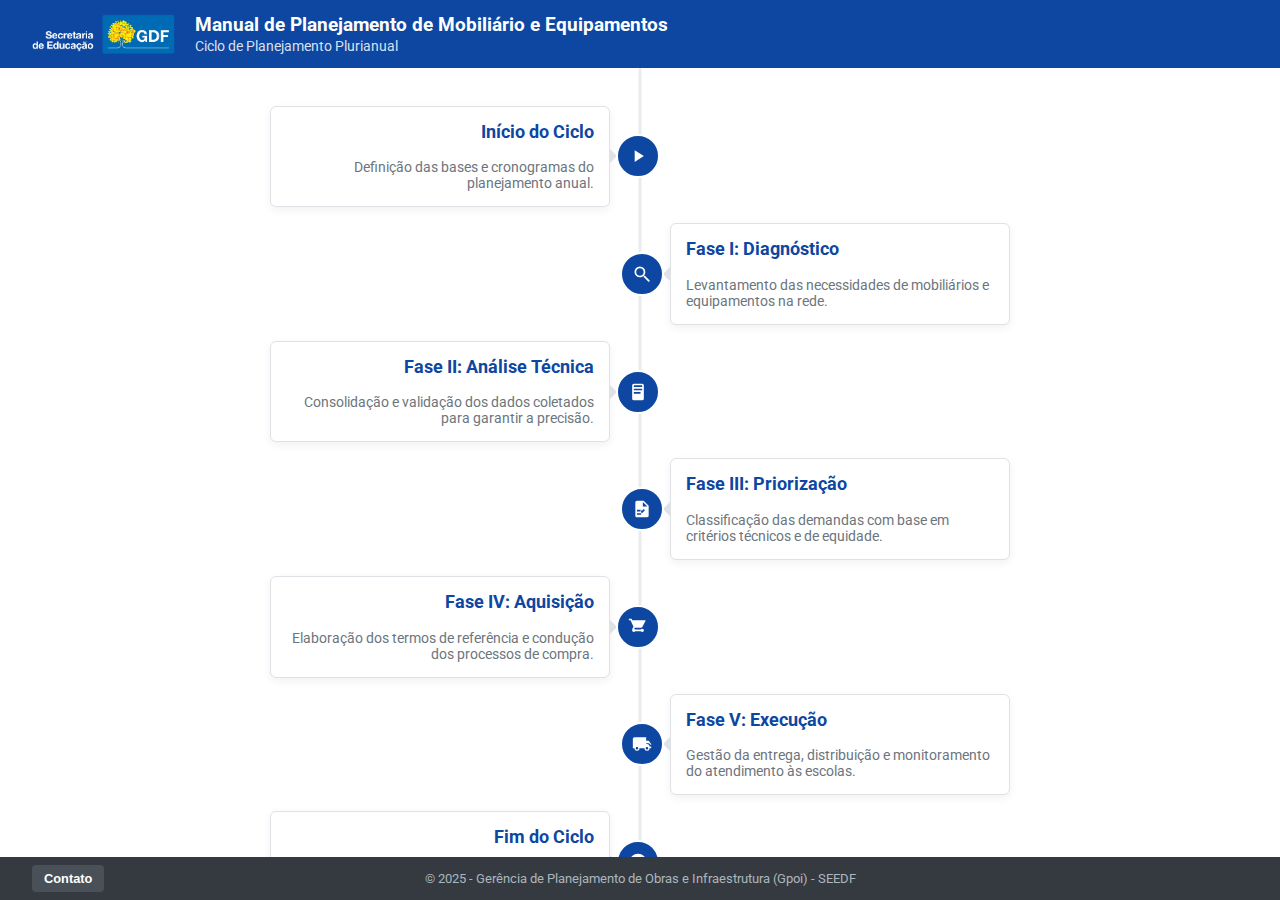
<file: index.html>
<!DOCTYPE html>
<html lang="pt-br">
<head>
    <meta charset="UTF-8">
    <meta name="viewport" content="width=device-width, initial-scale=1.0">
    <title>Manual de Planejamento - SEEDF</title>
    <link rel="stylesheet" href="assets/style.css">
</head>
<body>
    <div class="page-container">
        <header>
            <img src="logo_seedf.png" alt="Logo da Secretaria de Educação do DF" class="header-logo">
            <div class="header-titles">
                <h1>Manual de Planejamento de Mobiliário e Equipamentos</h1>
                <h2>Ciclo de Planejamento Plurianual</h2>
            </div>
        </header>

        <main>
    	<div class="timeline-container">

            <div id="step1" class="timeline-item">
                <div class="timeline-icon">
                    <svg viewBox="0 0 24 24"><path d="M8,5.14V19.14L19,12.14L8,5.14Z" /></svg>
                </div>
                <div class="timeline-content">
                    <h3>Início do Ciclo</h3>
                    <p>Definição das bases e cronogramas do planejamento anual.</p>
                </div>
            </div>

            <div id="step2" class="timeline-item">
                <div class="timeline-icon">
                    <svg viewBox="0 0 24 24"><path d="M9.5,3A6.5,6.5 0 0,1 16,9.5C16,11.11 15.41,12.59 14.44,13.73L14.71,14H15.5L21.5,20L20,21.5L14,15.5V14.71L13.73,14.44C12.59,15.41 11.11,16 9.5,16A6.5,6.5 0 0,1 3,9.5A6.5,6.5 0 0,1 9.5,3M9.5,5C7,5 5,7 5,9.5C5,12 7,14 9.5,14C12,14 14,12 14,9.5C14,7 12,5 9.5,5Z" /></svg>
                </div>
                <div class="timeline-content">
                    <h3>Fase I: Diagnóstico</h3>
                    <p>Levantamento das necessidades de mobiliários e equipamentos na rede.</p>
                </div>
            </div>
            
            <div id="step3" class="timeline-item">
                <div class="timeline-icon">
                     <svg viewBox="0 0 24 24"><path d="M7,2H17A2,2 0 0,1 19,4V20A2,2 0 0,1 17,22H7A2,2 0 0,1 5,20V4A2,2 0 0,1 7,2M7,4V6H17V4H7M7,8V10H17V8H7M7,12V14H15V12H7Z" /></svg>
                </div>
                <div class="timeline-content">
                    <h3>Fase II: Análise Técnica</h3>
                    <p>Consolidação e validação dos dados coletados para garantir a precisão.</p>
                </div>
            </div>

            <div id="step4" class="timeline-item">
                <div class="timeline-icon">
                    <svg viewBox="0 0 24 24"><path d="M13,9H18.5L13,3.5V9M6,2H14L20,8V20A2,2 0 0,1 18,22H6C4.89,22 4,21.1 4,20V4C4,2.89 4.89,2 6,2M11,15V13H6V15H11M11,19V17H6V19H11M15.5,13.5L14.08,12.08L12,14.17L10.92,13.08L9.5,14.5L12,17L15.5,13.5Z" /></svg>
                </div>
                <div class="timeline-content">
                    <h3>Fase III: Priorização</h3>
                    <p>Classificação das demandas com base em critérios técnicos e de equidade.</p>
                </div>
            </div>

            <div id="step5" class="timeline-item">
                <div class="timeline-icon">
                    <svg viewBox="0 0 24 24"><path d="M7,18C8.1,18 9,17.1 9,16C9,14.9 8.1,14 7,14C5.9,14 5,14.9 5,16C5,17.1 5.9,18 7,18M17,18C18.1,18 19,17.1 19,16C19,14.9 18.1,14 17,14C15.9,14 15,14.9 15,16C15,17.1 15.9,18 17,18M1,2V4H3L6.6,11.6L5.2,14C5.1,14.3 5,14.6 5,15A2,2 0 0,0 7,17H19V15H7.4C7.3,14.7 7.3,14.4 7.5,14L8.1,13H15.5C16.3,13 16.9,12.6 17.2,12L21.1,4.6C21.3,4.3 21.3,4 21,4H5.2L4.3,2H1Z" /></svg>
                </div>
                <div class="timeline-content">
                    <h3>Fase IV: Aquisição</h3>
                    <p>Elaboração dos termos de referência e condução dos processos de compra.</p>
                </div>
            </div>

            <div id="step6" class="timeline-item">
                <div class="timeline-icon">
                    <svg viewBox="0 0 24 24"><path d="M20,8H17V4H3C1.9,4 1,4.9 1,6V17H3A3,3 0 0,0 6,20A3,3 0 0,0 9,17H15A3,3 0 0,0 18,20A3,3 0 0,0 21,17H23V12L20,8M6,18.5C5.17,18.5 4.5,17.83 4.5,17C4.5,16.17 5.17,15.5 6,15.5C6.83,15.5 7.5,16.17 7.5,17C7.5,17.83 6.83,18.5 6,18.5M18,18.5C17.17,18.5 16.5,17.83 16.5,17C16.5,16.17 17.17,15.5 18,15.5C18.83,15.5 19.5,16.17 19.5,17C19.5,17.83 18.83,18.5 18,18.5M17,11H20.5L23,13.5V15H21A3,3 0 0,0 18,12H17V11Z" /></svg>
                </div>
                <div class="timeline-content">
                    <h3>Fase V: Execução</h3>
                    <p>Gestão da entrega, distribuição e monitoramento do atendimento às escolas.</p>
                </div>
            </div>

             <div id="step7" class="timeline-item">
                <div class="timeline-icon">
                    <svg viewBox="0 0 24 24"><path d="M12,2A10,10 0 0,0 2,12A10,10 0 0,0 12,22A10,10 0 0,0 22,12A10,10 0 0,0 12,2M11,16.5L6.5,12L7.91,10.59L11,13.67L16.59,8.09L18,9.5L11,16.5Z" /></svg>
                </div>
                <div class="timeline-content">
                    <h3>Fim do Ciclo</h3>
                    <p>Conclusão do processo e retroalimentação para o ciclo seguinte.</p>
                </div>
            </div>
        </main>
        
        <footer>
            <div class="footer-left">
                <button id="contact-btn" class="btn-contact">Contato</button>
            </div>
            <div class="footer-center">
                <p>&copy; 2025 - Gerência de Planejamento de Obras e Infraestrutura (Gpoi) - SEEDF</p>
            </div>
            <div class="footer-right"></div>
        </footer>
    </div>

    <div id="modal" class="modal-overlay">
        <div class="modal-content">
            <h2 id="modal-title">Título da Etapa</h2>
            <p id="modal-description"></p>
            <div class="modal-buttons">
                <button id="modal-close" class="btn btn-secondary">Fechar</button>
                <button id="modal-details-btn" class="btn btn-primary">Ver Fluxo Detalhado</button>
            </div>
        </div>
    </div>

    <div id="contact-modal" class="modal-overlay">
        <div class="modal-content">
            <h2 id="contact-modal-title">Contato - Gpoi/Suplav</h2>
            <div class="contact-info">
                <div class="contact-item">
                    <svg class="contact-icon" viewBox="0 0 24 24"><path d="M12,2C8.14,2 5,5.14 5,9C5,14.25 12,22 12,22C12,22 19,14.25 19,9C19,5.14 15.86,2 12,2M12,11.5A2.5,2.5 0 0,1 9.5,9A2.5,2.5 0 0,1 12,6.5A2.5,2.5 0 0,1 14.5,9A2.5,2.5 0 0,1 12,11.5Z" /></svg>
                    <span class="contact-text">Shopping ID, SCN, Quadra 06, Conjunto 'A', Edifício Venâncio 3.000, Bloco 'B', 8º Andar. Brasília - DF. CEP 70.297-400.</span>
                </div>
                <div class="contact-item">
                     <svg class="contact-icon" viewBox="0 0 24 24"><path d="M12.04,2C6.58,2 2.13,6.45 2.13,11.91C2.13,13.66 2.59,15.33 3.4,16.81L2.1,21.9L7.29,20.59C8.75,21.36 10.37,21.8 12.04,21.8C17.5,21.8 21.95,17.35 21.95,11.9C21.95,6.45 17.5,2 12.04,2M9.23,7.56C9,7.56 8.79,7.66 8.62,7.94C8.45,8.22 7.91,8.83 7.91,9.9C7.91,10.97 8.63,11.98 8.77,12.16C8.91,12.34 10.4,14.68 12.7,15.6C14.62,16.37 15.2,16.34 15.69,16.3C16.14,16.26 16.9,15.75 17.07,15.17C17.24,14.59 17.24,14.08 17.17,13.98C17.1,13.88 16.93,13.81 16.65,13.67C16.37,13.53 15.09,12.9 14.86,12.81C14.63,12.72 14.46,12.67 14.29,12.94C14.12,13.22 13.64,13.81 13.5,13.98C13.36,14.16 13.22,14.18 12.94,14.04C12.66,13.9 11.79,13.6 10.7,12.66C9.82,11.91 9.3,11.14 9.16,10.87C9.02,10.59 9.15,10.45 9.29,10.31C9.41,10.19 9.56,10 9.73,9.85C9.9,9.7 10.03,9.54 10.17,9.36C10.31,9.18 10.24,9.02 10.17,8.87C10.1,8.73 9.68,7.66 9.5,7.56Z" /></svg>
                    <a href="https://api.whatsapp.com/send/?phone=556133182195&text&type=phone_number&app_absent=0" target="_blank" class="contact-text">3318-2195 (WhatsApp)</a>
                </div>
                <div class="contact-item">
                    <svg class="contact-icon" viewBox="0 0 24 24"><path d="M22,6C22,4.89 21.1,4 20,4H4C2.9,4 2,4.89 2,6V18C2,19.1 2.9,20 4,20H20C21.1,20 22,19.1 22,18V6M20,6L12,11L4,6H20M20,18H4V8L12,13L20,8V18Z" /></svg>
                    <a href="mailto:gpoi.suplav@se.df.gov.br" class="contact-text">gpoi.suplav@se.df.gov.br</a>
                </div>
            </div>
            <div class="modal-buttons">
                <button id="contact-modal-close" class="btn btn-secondary">Fechar</button>
            </div>
        </div>
    </div>

    <script src="assets/script.js"></script>
</body>
</html>
</file>
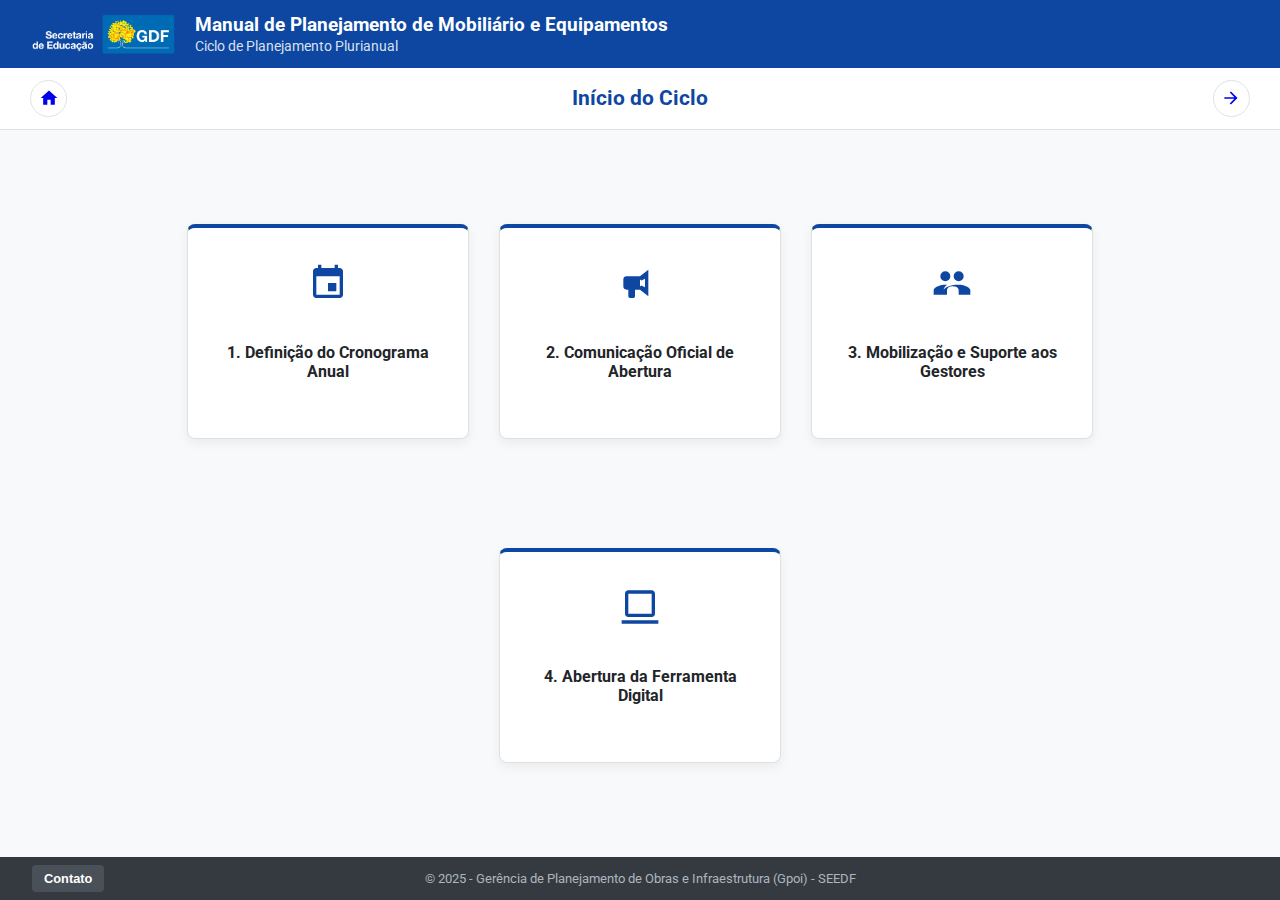
<file: fases/fase1.html>
<!DOCTYPE html>
<html lang="pt-br">
<head>
    <meta charset="UTF-8">
    <meta name="viewport" content="width=device-width, initial-scale=1.0">
    <title>Detalhes: Início do Ciclo - Manual de Planejamento</title>
    <link rel="stylesheet" href="../assets/style.css">
</head>
<body>
    <div class="page-container">
        <header>
            <img src="../logo_seedf.png" alt="Logo da Secretaria de Educação do DF" class="header-logo">
            <div class="header-titles">
                <h1>Manual de Planejamento de Mobiliário e Equipamentos</h1>
                <h2>Ciclo de Planejamento Plurianual</h2>
            </div>
        </header>

        <main>
            <div class="detail-page-body">
                <div class="detail-header">
                    <div class="nav-group left">
                        <a href="../index.html" class="nav-btn" title="Ir para o Início">
                            <svg viewBox="0 0 24 24"><path fill="currentColor" d="M10,20V14H14V20H19V12H22L12,3L2,12H5V20H10Z" /></svg>
                        </a>
                    </div>
                    <h1 class="detail-title">Início do Ciclo</h1>
                    <div class="nav-group right">
                        <a href="fase2.html" class="nav-btn" title="Próxima Etapa">
                            <svg viewBox="0 0 24 24"><path fill="currentColor" d="M4,11V13H16L10.5,18.5L11.92,19.92L19.84,12L11.92,4.08L10.5,5.5L16,11H4Z" /></svg>
                        </a>
                    </div>
                </div>

                <div class="detail-flowchart-container">
                    <div class="process-card" 
                         data-title="1. Definição do Cronograma Anual"
                         data-description="<strong>Ator Principal:</strong> Suplav/Gpoi<br><br><strong>Ação:</strong> No início do ano anterior à aquisição (Ano Y-1), a Gpoi estabelece e publiciza as datas específicas para cada fase do ciclo de planejamento.<br><br><strong>Observação:</strong> Este cronograma é estratégico para que as fases de diagnóstico, análise e priorização sejam concluídas até o final do primeiro semestre, gerando a lista de necessidades que subsidiará a PLOA do ano seguinte.">
                        <div class="card-icon"><svg viewBox="0 0 24 24"><path fill="currentColor" d="M19,19H5V8H19M16,1V3H8V1H6V3H5C3.89,3 3,3.89 3,5V19C3,20.1 3.9,21 5,21H19C20.1,21 21,20.1 21,19V5C21,3.89 20.1,3 19,3H18V1M17,12H12V17H17V12Z" /></svg></div>
                        <h4 class="card-title">1. Definição do Cronograma Anual</h4>
                    </div>
                    
                    <div class="process-card"
                         data-title="2. Comunicação Oficial de Abertura do Ciclo"
                         data-description="<strong>Ator Principal:</strong> Suplav/Gpoi<br><br><strong>Ação:</strong> A Gpoi formaliza o início do ciclo de 'Mapeamento das Demandas Reais' por meio de um Memorando Circular enviado a todas as unidades da rede de ensino.<br><br><strong>Destinatários:</strong> Todas as Instituições Educacionais Públicas (IEPs), Coordenações Regionais de Ensino (CREs) e outras unidades orgânicas.">
                        <div class="card-icon"><svg viewBox="0 0 24 24"><path fill="currentColor" d="M12,8H4A2,2 0 0,0 2,10V14A2,2 0 0,0 4,16H5V20A1,1 0 0,0 6,21H8A1,1 0 0,0 9,20V16H12L17,20V4L12,8M15,14.6L12.9,13.5L12,14.1V9.9L12.9,10.5L15,9.4V14.6Z" /></svg></div>
                        <h4 class="card-title">2. Comunicação Oficial de Abertura</h4>
                    </div>
                    
                    <div class="process-card"
                         data-title="3. Mobilização e Suporte aos Gestores"
                         data-description="<strong>Ator Principal:</strong> Suplav/Gpoi, em articulação com as CREs.<br><br><strong>Ação:</strong> Imediatamente após a comunicação oficial, a Gpoi ativa uma robusta estratégia de comunicação e suporte. Isso inclui:<br>• Reuniões com as CREs<br>• Disponibilização de Vídeos Tutoriais<br>• Realização de Lives<br>• Criação de Canais de Comunicação Ágil<br>• Atendimento Direto">
                         <div class="card-icon"><svg viewBox="0 0 24 24"><path fill="currentColor" d="M16,13C15.71,13 15.38,13 15.03,13.05C16.19,13.89 17,15 17,16.5V19H23V16.5C23,14.17 18.33,13 16,13M15,13C13,13 7,14.17 7,16.5V19H1V16.5C1,14.17 5.67,13 8,13C8.33,13 8.67,13 9,13.05C7.81,13.89 7,15 7,16.5V19H9V16.5C9,15.67 9.33,15 10,14.5C10.67,14.17 11.5,14 12.5,14C13.5,14 14.33,14.17 15,14.5C15.67,15 16,15.67 16,16.5V19H18V16.5C18,15 17.19,13.89 16,13.05C15.62,13 15.29,13 15,13M8,11A3,3 0 0,0 11,8A3,3 0 0,0 8,5A3,3 0 0,0 5,8A3,3 0 0,0 8,11M16,11A3,3 0 0,0 19,8A3,3 0 0,0 16,5A3,3 0 0,0 13,8A3,3 0 0,0 16,11Z" /></svg></div>
                        <h4 class="card-title">3. Mobilização e Suporte aos Gestores</h4>
                    </div>

                    <div class="process-card"
                         data-title="4. Abertura da Ferramenta Digital de Coleta"
                         data-description="<strong>Ator Principal:</strong> Suplav/Gpoi<br><br><strong>Ação:</strong> A ferramenta digital 'Levantamento de Necessidades de Mobiliários e Equipamentos' é oficialmente aberta para que os gestores das IEPs possam iniciar o registro de suas demandas.<br><br><strong>Resultado Esperado:</strong> O ciclo está formalmente iniciado, e o sistema está pronto para receber os dados que darão início à Fase I (Diagnóstico).">
                         <div class="card-icon"><svg viewBox="0 0 24 24"><path fill="currentColor" d="M21,16V4C21,2.89 20.1,2 19,2H5C3.89,2 3,2.89 3,4V16C3,17.1 3.9,18 5,18H19C20.1,18 21,17.1 21,16M19,4V16H5V4H19M1,20H23V22H1V20Z" /></svg></div>
                        <h4 class="card-title">4. Abertura da Ferramenta Digital</h4>
                    </div>
                </div>
            </div>
        </main>
        
        <div id="detail-modal" class="modal-overlay">
            <div class="modal-content">
                <h2 id="detail-modal-title">Título da Etapa</h2>
                <p id="detail-modal-description" style="white-space: pre-wrap;"></p>
                <div class="modal-buttons">
                    <button id="detail-modal-close" class="btn btn-secondary">Fechar</button>
                </div>
            </div>
        </div>

        <footer>
            <div class="footer-left">
                <button id="contact-btn" class="btn-contact">Contato</button>
            </div>
            <div class="footer-center">
                <p>&copy; 2025 - Gerência de Planejamento de Obras e Infraestrutura (Gpoi) - SEEDF</p>
            </div>
            <div class="footer-right"></div>
        </footer>
    </div>
    
    <div id="contact-modal" class="modal-overlay">
         <div class="modal-content">
            <h2 id="contact-modal-title">Contato - Gpoi/Suplav</h2>
            <div class="contact-info">
                <div class="contact-item">
                    <svg class="contact-icon" viewBox="0 0 24 24"><path d="M12,2C8.14,2 5,5.14 5,9C5,14.25 12,22 12,22C12,22 19,14.25 19,9C19,5.14 15.86,2 12,2M12,11.5A2.5,2.5 0 0,1 9.5,9A2.5,2.5 0 0,1 12,6.5A2.5,2.5 0 0,1 14.5,9A2.5,2.5 0 0,1 12,11.5Z" /></svg>
                    <span class="contact-text">Shopping ID, SCN, Quadra 06, Conjunto 'A', Edifício Venâncio 3.000, Bloco 'B', 8º Andar. Brasília - DF. CEP 70.297-400.</span>
                </div>
                <div class="contact-item">
                     <svg class="contact-icon" viewBox="0 0 24 24"><path d="M12.04,2C6.58,2 2.13,6.45 2.13,11.91C2.13,13.66 2.59,15.33 3.4,16.81L2.1,21.9L7.29,20.59C8.75,21.36 10.37,21.8 12.04,21.8C17.5,21.8 21.95,17.35 21.95,11.9C21.95,6.45 17.5,2 12.04,2M9.23,7.56C9,7.56 8.79,7.66 8.62,7.94C8.45,8.22 7.91,8.83 7.91,9.9C7.91,10.97 8.63,11.98 8.77,12.16C8.91,12.34 10.4,14.68 12.7,15.6C14.62,16.37 15.2,16.34 15.69,16.3C16.14,16.26 16.9,15.75 17.07,15.17C17.24,14.59 17.24,14.08 17.17,13.98C17.1,13.88 16.93,13.81 16.65,13.67C16.37,13.53 15.09,12.9 14.86,12.81C14.63,12.72 14.46,12.67 14.29,12.94C14.12,13.22 13.64,13.81 13.5,13.98C13.36,14.16 13.22,14.18 12.94,14.04C12.66,13.9 11.79,13.6 10.7,12.66C9.82,11.91 9.3,11.14 9.16,10.87C9.02,10.59 9.15,10.45 9.29,10.31C9.41,10.19 9.56,10 9.73,9.85C9.9,9.7 10.03,9.54 10.17,9.36C10.31,9.18 10.24,9.92 10.17,8.87C10.1,8.73 9.68,7.66 9.5,7.56Z" /></svg>
                    <a href="https://api.whatsapp.com/send/?phone=556133182195&text&type=phone_number&app_absent=0" target="_blank" class="contact-text">3318-2195 (WhatsApp)</a>
                </div>
                <div class="contact-item">
                    <svg class="contact-icon" viewBox="0 0 24 24"><path d="M22,6C22,4.89 21.1,4 20,4H4C2.9,4 2,4.89 2,6V18C2,19.1 2.9,20 4,20H20C21.1,20 22,19.1 22,18V6M20,6L12,11L4,6H20M20,18H4V8L12,13L20,8V18Z" /></svg>
                    <a href="mailto:gpoi.suplav@se.df.gov.br" class="contact-text">gpoi.suplav@se.df.gov.br</a>
                </div>
            </div>
            <div class="modal-buttons">
                <button id="contact-modal-close" class="btn btn-secondary">Fechar</button>
            </div>
         </div>
    </div>

    <script src="../assets/script.js"></script>
</body>
</html>
</file>
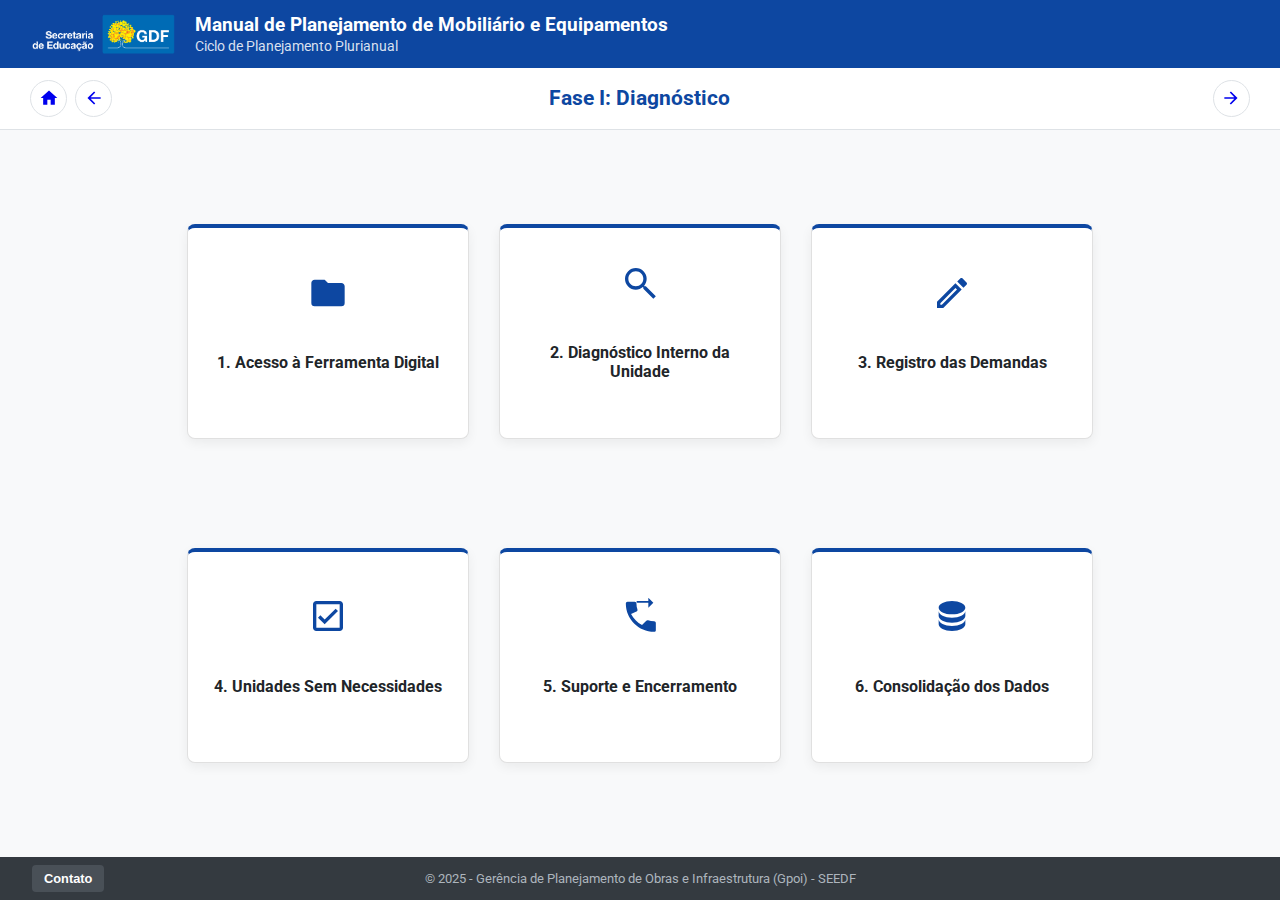
<file: fases/fase2.html>
<!DOCTYPE html>
<html lang="pt-br">
<head>
    <meta charset="UTF-8">
    <meta name="viewport" content="width=device-width, initial-scale=1.0">
    <title>Fase I: Detalhes - Manual de Planejamento</title>
    <link rel="stylesheet" href="../assets/style.css">
</head>
<body>
    <div class="page-container">
        <header>
            <img src="../logo_seedf.png" alt="Logo da Secretaria de Educação do DF" class="header-logo">
            <div class="header-titles">
                <h1>Manual de Planejamento de Mobiliário e Equipamentos</h1>
                <h2>Ciclo de Planejamento Plurianual</h2>
            </div>
        </header>

        <main class="detail-page-body">
            <div class="detail-header">
                <div class="nav-group left">
                    <a href="../index.html" class="nav-btn" title="Ir para o Início">
                        <svg viewBox="0 0 24 24"><path fill="currentColor" d="M10,20V14H14V20H19V12H22L12,3L2,12H5V20H10Z" /></svg>
                    </a>
                    <a href="fase1.html" class="nav-btn" title="Etapa Anterior">
                        <svg viewBox="0 0 24 24"><path fill="currentColor" d="M20,11V13H8L13.5,18.5L12.08,19.92L4.16,12L12.08,4.08L13.5,5.5L8,11H20Z" /></svg>
                    </a>
                </div>
                <h1 class="detail-title">Fase I: Diagnóstico</h1>
                <div class="nav-group right">
                    <a href="fase3.html" class="nav-btn" title="Próxima Etapa">
                        <svg viewBox="0 0 24 24"><path fill="currentColor" d="M4,11V13H16L10.5,18.5L11.92,19.92L19.84,12L11.92,4.08L10.5,5.5L16,11H4Z" /></svg>
                    </a>
                </div>
            </div>

            <div class="detail-flowchart-container">
                
                <div id="diag-step-1" class="process-card" data-title="1. Acesso à Ferramenta Digital" data-description="<strong>Ator Principal:</strong> Gestores das IEPs\n\n<strong>Ação:</strong> Com base nas orientações recebidas, o gestor acessa a ferramenta oficial 'Levantamento de Necessidades...'.\n\n<strong>Ferramenta:</strong> Plataforma digital desenvolvida pela SEEDF/Gpoi.">
                    <div class="card-icon"><svg viewBox="0 0 24 24"><path fill="currentColor" d="M10,4H4C2.89,4 2,4.89 2,6V18A2,2 0 0,0 4,20H20A2,2 0 0,0 22,18V8C22,6.89 21.1,6 20,6H12L10,4Z" /></svg></div>
                    <h4 class="card-title">1. Acesso à Ferramenta Digital</h4>
                </div>
                
                <div id="diag-step-2" class="process-card" data-title="2. Diagnóstico Interno da Unidade" data-description="<strong>Ator Principal:</strong> Gestores das IEPs\n\n<strong>Ação:</strong> O gestor realiza um diagnóstico completo de sua unidade para identificar as necessidades reais de mobiliário e equipamentos para todos os ambientes.">
                    <div class="card-icon"><svg viewBox="0 0 24 24"><path fill="currentColor" d="M9.5,3A6.5,6.5 0 0,1 16,9.5C16,11.11 15.41,12.59 14.44,13.73L14.71,14H15.5L21.5,20L20,21.5L14,15.5V14.71L13.73,14.44C12.59,15.41 11.11,16 9.5,16A6.5,6.5 0 0,1 3,9.5A6.5,6.5 0 0,1 9.5,3M9.5,5C7,5 5,7 5,9.5C5,12 7,14 9.5,14C12,14 14,12 14,9.5C14,7 12,5 9.5,5Z" /></svg></div>
                    <h4 class="card-title">2. Diagnóstico Interno da Unidade</h4>
                </div>
                
                <div id="diag-step-3" class="process-card" data-title="3. Registro das Demandas" data-description="<strong>Ator Principal:</strong> Gestores das IEPs\n\n<strong>Ação:</strong> O gestor insere na ferramenta as quantidades de cada item necessário, com base no Catálogo de Bens Permanentes da SEEDF.\n\n<strong>Responsabilidade:</strong> O gestor é corresponsável pela precisão e justificativa das informações solicitadas.">
                     <div class="card-icon"><svg viewBox="0 0 24 24"><path fill="currentColor" d="M14.06,9L15,9.94L5.92,19H5V18.08L14.06,9M17.66,3C17.41,3 17.15,3.1 16.96,3.29L15.13,5.12L18.88,8.87L20.71,7.04C21.1,6.65 21.1,6 20.71,5.63L18.37,3.29C18.17,3.09 17.92,3 17.66,3M14.06,6.19L3,17.25V21H6.75L17.81,9.94L14.06,6.19Z" /></svg></div>
                    <h4 class="card-title">3. Registro das Demandas</h4>
                </div>

                <div id="diag-step-4" class="process-card" data-title="4. Unidades Sem Necessidades" data-description="<strong>Ator Principal:</strong> Gestores das IEPs\n\n<strong>Ação:</strong> Caso não precise de novos itens, o gestor é obrigado a registrar essa condição na plataforma, marcando uma declaração específica.\n\n<strong>Justificativa:</strong> Isso garante que a ausência de pedidos seja uma decisão consciente, e não uma omissão.">
                     <div class="card-icon"><svg viewBox="0 0 24 24"><path fill="currentColor" d="M19,3H5C3.89,3 3,3.89 3,5V19C3,20.1 3.9,21 5,21H19C20.1,21 21,20.1 21,19V5C21,3.89 20.1,3 19,3M19,5V19H5V5H19M10,17L6,13L7.41,11.58L10,14.17L16.59,7.58L18,9L10,17Z" /></svg></div>
                    <h4 class="card-title">4. Unidades Sem Necessidades</h4>
                </div>
                                
                <div id="diag-step-5" class="process-card" data-title="5. Suporte e Encerramento do Prazo" data-description="<strong>Ator Principal:</strong> Gpoi e CREs<br><br><strong>Ação:</strong> Durante todo o período de preenchimento, a Gpoi e os pontos focais das CREs prestam suporte técnico. Ao final do prazo estipulado, o sistema é fechado.">
    <div class="card-icon">
        <svg viewBox="0 0 24 24"><path fill="currentColor" d="M6.62,10.79C8.06,13.62 10.38,15.94 13.21,17.38L15.79,14.79C16.08,14.51 16.51,14.42 16.83,14.53C17.95,14.92 19.18,15.13 20.5,15.13C21.05,15.13 21.5,15.58 21.5,16.13V20.5C21.5,21.05 21.05,21.5 20.5,21.5C11.15,21.5 3.5,13.85 3.5,4.5C3.5,3.95 3.95,3.5 4.5,3.5H8.87C9.42,3.5 9.87,3.95 9.87,4.5C9.87,5.82 10.08,7.05 10.47,8.17C10.58,8.49 10.49,8.92 10.21,9.21L6.62,10.79M17,1L20,4L17,7V4H10V3H17V1Z" /></svg>
    </div>
    <h4 class="card-title">5. Suporte e Encerramento</h4>
</div>

                <div id="diag-step-6" class="process-card" data-title="6. Consolidação dos Dados Brutos" data-description="<strong>Ator Principal:</strong> Gpoi\n\n<strong>Ação:</strong> Com o fim do período de coleta, a Gpoi extrai o banco de dados completo com todas as solicitações da Rede.\n\n<strong>Resultado Esperado:</strong> Um banco de dados bruto está pronto para iniciar a 'Fase II: Consolidação e Análise Técnica'.">
                     <div class="card-icon"><svg viewBox="0 0 24 24"><path fill="currentColor" d="M12,3C7.58,3 4,4.79 4,7C4,9.21 7.58,11 12,11C16.42,11 20,9.21 20,7C20,4.79 16.42,3 12,3M4,9V12C4,14.21 7.58,16 12,16C16.42,16 20,14.21 20,12V9C20,11.21 16.42,13 12,13C7.58,13 4,11.21 4,9M4,14V17C4,19.21 7.58,21 12,21C16.42,21 20,19.21 20,17V14C20,16.21 16.42,18 12,18C7.58,18 4,16.21 4,14Z" /></svg></div>
                    <h4 class="card-title">6. Consolidação dos Dados</h4>
                </div>
            </div>
        </main>
        
        <div id="detail-modal" class="modal-overlay">
            <div class="modal-content">
                <h2 id="detail-modal-title">Título da Etapa</h2>
                <p id="detail-modal-description" style="white-space: pre-wrap;"></p>
                <div class="modal-buttons">
                    <button id="detail-modal-close" class="btn btn-secondary">Fechar</button>
                </div>
            </div>
        </div>

        <footer>
            <div class="footer-left">
                <button id="contact-btn" class="btn-contact">Contato</button>
            </div>
            <div class="footer-center">
                <p>&copy; 2025 - Gerência de Planejamento de Obras e Infraestrutura (Gpoi) - SEEDF</p>
            </div>
            <div class="footer-right"></div>
        </footer>
    </div>
    
    <div id="contact-modal" class="modal-overlay">
         <div class="modal-content">
            <h2 id="contact-modal-title">Contato - Gpoi/Suplav</h2>
            <div class="contact-info">
                <div class="contact-item">
                    <svg class="contact-icon" viewBox="0 0 24 24"><path d="M12,2C8.14,2 5,5.14 5,9C5,14.25 12,22 12,22C12,22 19,14.25 19,9C19,5.14 15.86,2 12,2M12,11.5A2.5,2.5 0 0,1 9.5,9A2.5,2.5 0 0,1 12,6.5A2.5,2.5 0 0,1 14.5,9A2.5,2.5 0 0,1 12,11.5Z" /></svg>
                    <span class="contact-text">Shopping ID, SCN, Quadra 06, Conjunto 'A', Edifício Venâncio 3.000, Bloco 'B', 8º Andar. Brasília - DF. CEP 70.297-400.</span>
                </div>
                <div class="contact-item">
                     <svg class="contact-icon" viewBox="0 0 24 24"><path d="M12.04,2C6.58,2 2.13,6.45 2.13,11.91C2.13,13.66 2.59,15.33 3.4,16.81L2.1,21.9L7.29,20.59C8.75,21.36 10.37,21.8 12.04,21.8C17.5,21.8 21.95,17.35 21.95,11.9C21.95,6.45 17.5,2 12.04,2M9.23,7.56C9,7.56 8.79,7.66 8.62,7.94C8.45,8.22 7.91,8.83 7.91,9.9C7.91,10.97 8.63,11.98 8.77,12.16C8.91,12.34 10.4,14.68 12.7,15.6C14.62,16.37 15.2,16.34 15.69,16.3C16.14,16.26 16.9,15.75 17.07,15.17C17.24,14.59 17.24,14.08 17.17,13.98C17.1,13.88 16.93,13.81 16.65,13.67C16.37,13.53 15.09,12.9 14.86,12.81C14.63,12.72 14.46,12.67 14.29,12.94C14.12,13.22 13.64,13.81 13.5,13.98C13.36,14.16 13.22,14.18 12.94,14.04C12.66,13.9 11.79,13.6 10.7,12.66C9.82,11.91 9.3,11.14 9.16,10.87C9.02,10.59 9.15,10.45 9.29,10.31C9.41,10.19 9.56,10 9.73,9.85C9.9,9.7 10.03,9.54 10.17,9.36C10.31,9.18 10.24,9.02 10.17,8.87C10.1,8.73 9.68,7.66 9.5,7.56Z" /></svg>
                    <a href="https://api.whatsapp.com/send/?phone=556133182195&text&type=phone_number&app_absent=0" target="_blank" class="contact-text">3318-2195 (WhatsApp)</a>
                </div>
                <div class="contact-item">
                    <svg class="contact-icon" viewBox="0 0 24 24"><path d="M22,6C22,4.89 21.1,4 20,4H4C2.9,4 2,4.89 2,6V18C2,19.1 2.9,20 4,20H20C21.1,20 22,19.1 22,18V6M20,6L12,11L4,6H20M20,18H4V8L12,13L20,8V18Z" /></svg>
                    <a href="mailto:gpoi.suplav@se.df.gov.br" class="contact-text">gpoi.suplav@se.df.gov.br</a>
                </div>
            </div>
            <div class="modal-buttons">
                <button id="contact-modal-close" class="btn btn-secondary">Fechar</button>
            </div>
        </div>
    </div>
    
    <script src="../assets/script.js"></script>
</body>
</html>
</file>
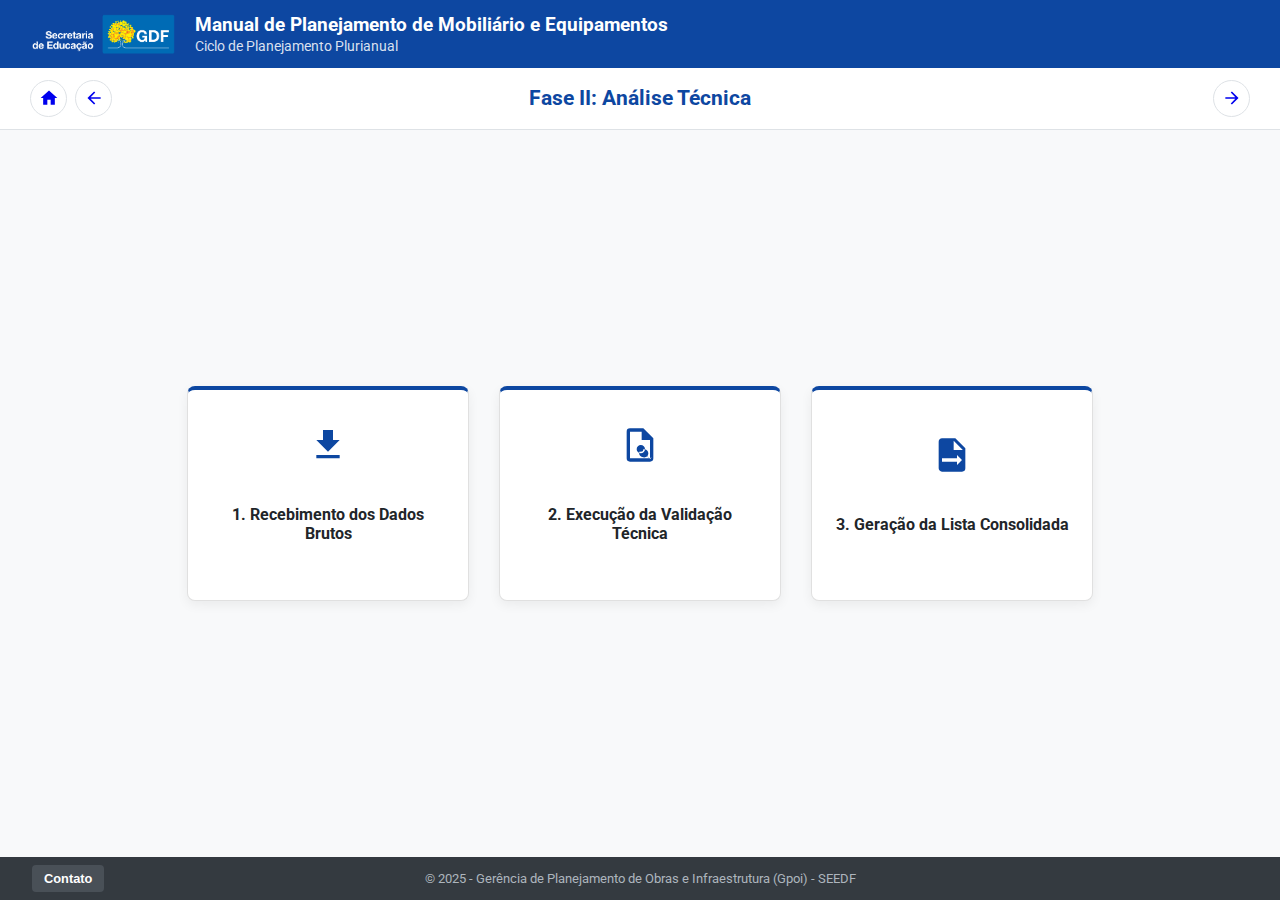
<file: fases/fase3.html>
<!DOCTYPE html>
<html lang="pt-br">
<head>
    <meta charset="UTF-8">
    <meta name="viewport" content="width=device-width, initial-scale=1.0">
    <title>Fase II: Análise Técnica - Manual de Planejamento</title>
    <link rel="stylesheet" href="../assets/style.css">
</head>
<body>
    <div class="page-container">
        <header>
            <img src="../logo_seedf.png" alt="Logo da Secretaria de Educação do DF" class="header-logo">
            <div class="header-titles">
                <h1>Manual de Planejamento de Mobiliário e Equipamentos</h1>
                <h2>Ciclo de Planejamento Plurianual</h2>
            </div>
        </header>

        <main class="detail-page-body">
            <div class="detail-header">
                <div class="nav-group left">
                    <a href="../index.html" class="nav-btn" title="Ir para o Início"><svg viewBox="0 0 24 24"><path fill="currentColor" d="M10,20V14H14V20H19V12H22L12,3L2,12H5V20H10Z" /></svg></a>
                    <a href="fase2.html" class="nav-btn" title="Etapa Anterior"><svg viewBox="0 0 24 24"><path fill="currentColor" d="M20,11V13H8L13.5,18.5L12.08,19.92L4.16,12L12.08,4.08L13.5,5.5L8,11H20Z" /></svg></a>
                </div>
                <h1 class="detail-title">Fase II: Análise Técnica</h1>
                <div class="nav-group right">
                    <a href="fase4.html" class="nav-btn" title="Próxima Etapa"><svg viewBox="0 0 24 24"><path fill="currentColor" d="M4,11V13H16L10.5,18.5L11.92,19.92L19.84,12L11.92,4.08L10.5,5.5L16,11H4Z" /></svg></a>
                </div>
            </div>

            <div class="detail-flowchart-container">
                
                <div class="process-card" data-title="1. Recebimento e Organização dos Dados Brutos" data-description="<strong>Ator Principal:</strong> Gpoi<br><br><strong>Insumo:</strong> Banco de dados completo com as demandas registradas por todas as IEPs na Fase I.<br><br><strong>Ação:</strong> A Gpoi inicia o tratamento dos dados, organizando as informações para aplicar os filtros de validação.">
                    <div class="card-icon"><svg viewBox="0 0 24 24"><path fill="currentColor" d="M5,20H19V18H5M19,9H15V3H9V9H5L12,16L19,9Z" /></svg></div>
                    <h4 class="card-title">1. Recebimento dos Dados Brutos</h4>
                </div>
                
                <div class="process-group-wrapper">
                    <div id="validation-toggle" class="process-card">
                        <div class="card-icon">
			<svg viewBox="0 0 24 24"><path fill="currentColor" d="M14,2H6A2,2 0 0,0 4,4V20A2,2 0 0,0 6,22H18A2,2 0 0,0 20,20V8L14,2M18,20H6V4H13V9H18V20M12.5,17A2.5,2.5 0 0,0 15,14.5A2.5,2.5 0 0,0 12.5,12A2.5,2.5 0 0,0 10,14.5A2.5,2.5 0 0,0 12.5,17M12.5,13A1.5,1.5 0 0,0 11,14.5A1.5,1.5 0 0,0 12.5,16A1.5,1.5 0 0,0 14,14.5A1.5,1.5 0 0,0 12.5,13M19,19.5L18.06,20.44L16.42,18.8C15.86,19.22 15.2,19.5 14.5,19.5C13.04,19.5 11.5,18.5 11.5,17C11.5,15.5 13.04,14.5 14.5,14.5C15.96,14.5 17,15.5 17,17C17,17.7 16.72,18.36 16.28,18.8L17.5,20L19,19.5Z" /></svg>
			</div>
                        <h4 class="card-title">2. Execução da Validação Técnica</h4>
                    </div>

                    <div id="sub-step-wrapper" class="sub-step-group">
                        <h5>Detalhamento da Validação Técnica:</h5>
                        <div class="sub-step-container">
                            <div class="process-card sub-step-card" data-title="2.1. Análise de Superestimação" data-description="<strong>Foco:</strong> Itens de grande volume (conjuntos de aluno e professor).<br><br><strong>Ação:</strong> As quantidades solicitadas são cruzadas com os dados oficiais de matrícula por turno (fornecidos pela Subtic).<br><br><strong>Regra:</strong> Solicitações que excedam um percentual predefinido da capacidade de atendimento são invalidadas para análise aprofundada.">
                                <div class="card-icon"><svg viewBox="0 0 24 24"><path fill="currentColor" d="M12,3C11.6,3 11.2,3.2 10.9,3.5L4.5,9.9C4.2,10.2 4,10.6 4,11V21C4,21.6 4.4,22 5,22H19C19.6,22 20,21.6 20,21V11C20,10.6 19.8,10.2 19.5,9.9L13.1,3.5C12.8,3.2 12.4,3 12,3M12,5.1L18,11.1V20H6V11.1L12,5.1M13,10H11V16H13V10M13,17H11V19H13V17Z" /></svg></div>
                                <h4 class="card-title">2.1. Análise de Superestimação</h4>
                            </div>
                            <div class="process-card sub-step-card" data-title="2.2. Verificação de Coerência" data-description="<strong>Foco:</strong> Adequação ergonômica dos modelos de mobiliário.<br><br><strong>Ação:</strong> Verifica-se se os tamanhos do mobiliário (padrão de cores) são compatíveis com a faixa etária/estatura dos alunos da escola.<br><br><strong>Referência:</strong> Normas ABNT NBR 14006:2008 e manuais do FNDE/FDE.">
                                <div class="card-icon"><svg viewBox="0 0 24 24"><path fill="currentColor" d="M16.5,1.5C18.4,1.5 20,3.1 20,5V19C20,20.9 18.4,22.5 16.5,22.5H7.5C5.6,22.5 4,20.9 4,19V5C4,3.1 5.6,1.5 7.5,1.5H16.5M16.5,3.5H7.5C6.7,3.5 6,4.2 6,5V19C6,19.8 6.7,20.5 7.5,20.5H16.5C17.3,20.5 18,19.8 18,19V5C18,4.2 17.3,3.5 16.5,3.5M15,6H17V8H15V6M15,9H17V11H15V9M15,12H17V14H15V12M15,15H17V17H15V15M15,18H17V20H15V18Z" /></svg></div>
                                <h4 class="card-title">2.2. Verificação de Coerência</h4>
                            </div>
                            <div class="process-card sub-step-card" data-title="2.3. Verificação de Duplicidade" data-description="<strong>Foco:</strong> Evitar a compra de itens já planejados por outras fontes.<br><br><strong>Ação:</strong> A Gpoi solicita à GAPP a relação de mobiliários já pactuados via PAR/FNDE.<br><br><strong>Regra:</strong> Os quantitativos a serem recebidos via PAR são subtraídos da lista de demandas a serem atendidas pelo GDF.">
                                <div class="card-icon"><svg viewBox="0 0 24 24"><path fill="currentColor" d="M19,21H8V7H19M19,5H8A2,2 0 0,0 6,7V21A2,2 0 0,0 8,23H19A2,2 0 0,0 21,21V7A2,2 0 0,0 19,5M16,1H4A2,2 0 0,0 2,3V17H4V3H16V1Z" /></svg></div>
                                <h4 class="card-title">2.3. Verificação de Duplicidade</h4>
                            </div>
                        </div>
                    </div>
                </div>
                
                <div class="process-card" data-title="3. Geração da Lista Consolidada" data-description="<strong>Ator Principal:</strong> Gpoi<br><br><strong>Ação:</strong> Após as validações, as demandas com indícios de superestimação são suspensas e os itens do PAR são deduzidos. Os dados restantes são compilados.<br><br><strong>Resultado:</strong> É criada a 'Lista Consolidada e Priorizada de Bens Permanentes', insumo oficial para a próxima fase.">
                    <div class="card-icon"><svg viewBox="0 0 24 24"><path fill="currentColor" d="M13,9H18.5L13,3.5V9M6,2H14L20,8V20A2,2 0 0,1 18,22H6C4.89,22 4,21.1 4,20V4C4,2.89 4.89,2 6,2M15,18L18,15L15,12V14H6V16H15V18Z" /></svg></div>
                    <h4 class="card-title">3. Geração da Lista Consolidada</h4>
                </div>

            </div>
        </main>
        
        <div id="detail-modal" class="modal-overlay">
            <div class="modal-content">
                <h2 id="detail-modal-title">Título da Etapa</h2>
                <p id="detail-modal-description" style="white-space: pre-wrap;"></p>
                <div class="modal-buttons">
                    <button id="detail-modal-close" class="btn btn-secondary">Fechar</button>
                </div>
            </div>
        </div>

        <footer>
            <div class="footer-left">
                <button id="contact-btn" class="btn-contact">Contato</button>
            </div>
            <div class="footer-center">
                <p>&copy; 2025 - Gerência de Planejamento de Obras e Infraestrutura (Gpoi) - SEEDF</p>
            </div>
            <div class="footer-right"></div>
        </footer>
    </div>
    
    <div id="contact-modal" class="modal-overlay">
         <div class="modal-content">
            <h2 id="contact-modal-title">Contato - Gpoi/Suplav</h2>
            <div class="contact-info">
                <div class="contact-item">
                    <svg class="contact-icon" viewBox="0 0 24 24"><path d="M12,2C8.14,2 5,5.14 5,9C5,14.25 12,22 12,22C12,22 19,14.25 19,9C19,5.14 15.86,2 12,2M12,11.5A2.5,2.5 0 0,1 9.5,9A2.5,2.5 0 0,1 12,6.5A2.5,2.5 0 0,1 14.5,9A2.5,2.5 0 0,1 12,11.5Z" /></svg>
                    <span class="contact-text">Shopping ID, SCN, Quadra 06, Conjunto 'A', Edifício Venâncio 3.000, Bloco 'B', 8º Andar. Brasília - DF. CEP 70.297-400.</span>
                </div>
                <div class="contact-item">
                     <svg class="contact-icon" viewBox="0 0 24 24"><path d="M12.04,2C6.58,2 2.13,6.45 2.13,11.91C2.13,13.66 2.59,15.33 3.4,16.81L2.1,21.9L7.29,20.59C8.75,21.36 10.37,21.8 12.04,21.8C17.5,21.8 21.95,17.35 21.95,11.9C21.95,6.45 17.5,2 12.04,2M9.23,7.56C9,7.56 8.79,7.66 8.62,7.94C8.45,8.22 7.91,8.83 7.91,9.9C7.91,10.97 8.63,11.98 8.77,12.16C8.91,12.34 10.4,14.68 12.7,15.6C14.62,16.37 15.2,16.34 15.69,16.3C16.14,16.26 16.9,15.75 17.07,15.17C17.24,14.59 17.24,14.08 17.17,13.98C17.1,13.88 16.93,13.81 16.65,13.67C16.37,13.53 15.09,12.9 14.86,12.81C14.63,12.72 14.46,12.67 14.29,12.94C14.12,13.22 13.64,13.81 13.5,13.98C13.36,14.16 13.22,14.18 12.94,14.04C12.66,13.9 11.79,13.6 10.7,12.66C9.82,11.91 9.3,11.14 9.16,10.87C9.02,10.59 9.15,10.45 9.29,10.31C9.41,10.19 9.56,10 9.73,9.85C9.9,9.7 10.03,9.54 10.17,9.36C10.31,9.18 10.24,9.02 10.17,8.87C10.1,8.73 9.68,7.66 9.5,7.56Z" /></svg>
                    <a href="https://api.whatsapp.com/send/?phone=556133182195&text&type=phone_number&app_absent=0" target="_blank" class="contact-text">3318-2195 (WhatsApp)</a>
                </div>
                <div class="contact-item">
                    <svg class="contact-icon" viewBox="0 0 24 24"><path d="M22,6C22,4.89 21.1,4 20,4H4C2.9,4 2,4.89 2,6V18C2,19.1 2.9,20 4,20H20C21.1,20 22,19.1 22,18V6M20,6L12,11L4,6H20M20,18H4V8L12,13L20,8V18Z" /></svg>
                    <a href="mailto:gpoi.suplav@se.df.gov.br" class="contact-text">gpoi.suplav@se.df.gov.br</a>
                </div>
            </div>
            <div class="modal-buttons">
                <button id="contact-modal-close" class="btn btn-secondary">Fechar</button>
            </div>
         </div>
    </div>
    
    <script src="../assets/script.js"></script>
</body>
</html>
</file>
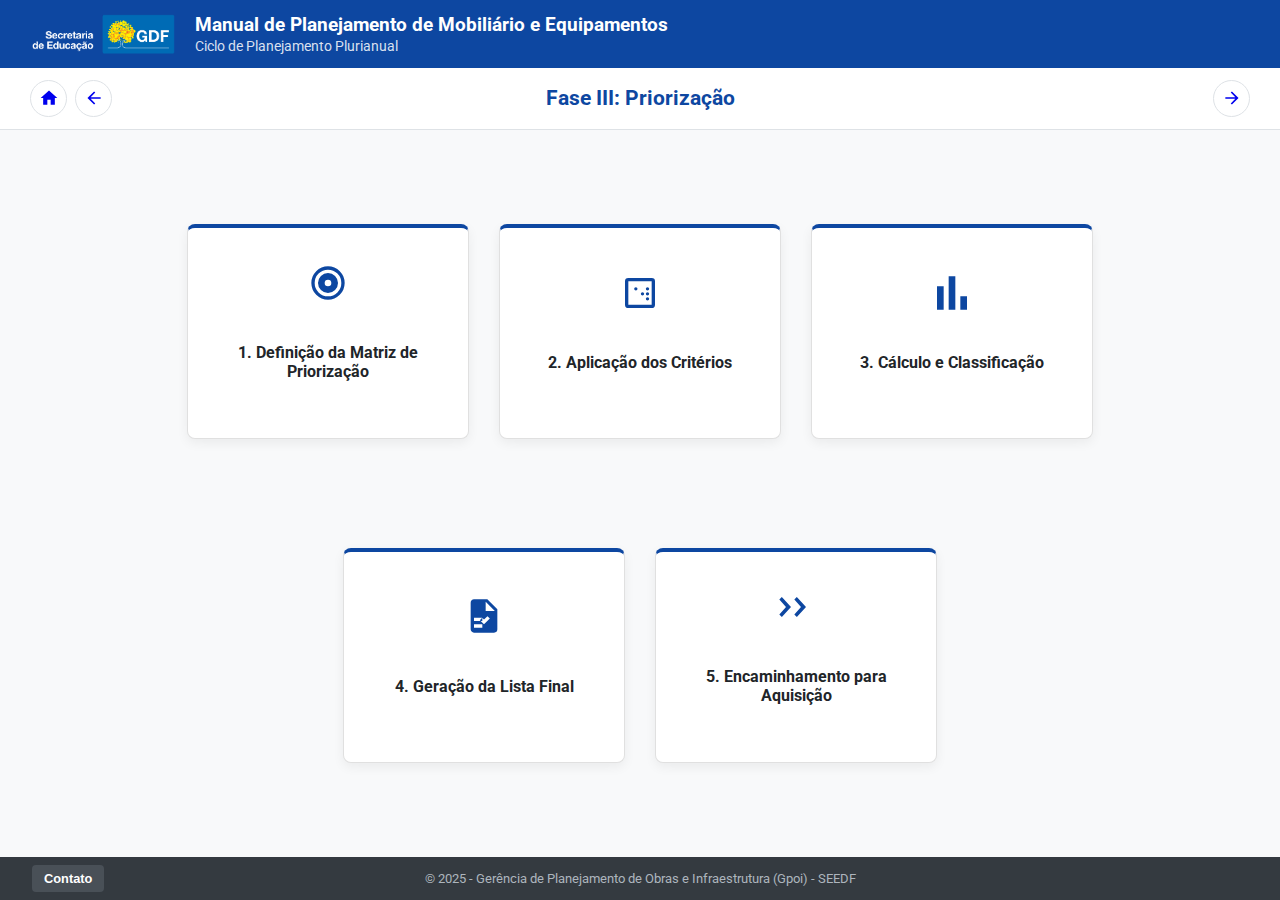
<file: fases/fase4.html>
<!DOCTYPE html>
<html lang="pt-br">
<head>
    <meta charset="UTF-8">
    <meta name="viewport" content="width=device-width, initial-scale=1.0">
    <title>Fase III: Priorização - Manual de Planejamento</title>
    <link rel="stylesheet" href="../assets/style.css">
</head>
<body>
    <div class="page-container">
        <header>
            <img src="../logo_seedf.png" alt="Logo da Secretaria de Educação do DF" class="header-logo">
            <div class="header-titles">
                <h1>Manual de Planejamento de Mobiliário e Equipamentos</h1>
                <h2>Ciclo de Planejamento Plurianual</h2>
            </div>
        </header>

        <main>
            <div class="detail-page-body">
                <div class="detail-header">
                    <div class="nav-group left">
                        <a href="../index.html" class="nav-btn" title="Ir para o Início"><svg viewBox="0 0 24 24"><path fill="currentColor" d="M10,20V14H14V20H19V12H22L12,3L2,12H5V20H10Z" /></svg></a>
                        <a href="fase3.html" class="nav-btn" title="Etapa Anterior"><svg viewBox="0 0 24 24"><path fill="currentColor" d="M20,11V13H8L13.5,18.5L12.08,19.92L4.16,12L12.08,4.08L13.5,5.5L8,11H20Z" /></svg></a>
                    </div>
                    <h1 class="detail-title">Fase III: Priorização</h1>
                    <div class="nav-group right">
                        <a href="fase5.html" class="nav-btn" title="Próxima Etapa"><svg viewBox="0 0 24 24"><path fill="currentColor" d="M4,11V13H16L10.5,18.5L11.92,19.92L19.84,12L11.92,4.08L10.5,5.5L16,11H4Z" /></svg></a>
                    </div>
                </div>

                <div class="detail-flowchart-container">

		    <div class="process-card" data-title="1. Definição da Matriz de Priorização" data-description="<strong>Ator Principal:</strong> Gpoi, com validação da Suplav.<br><br><strong>Ação:</strong> A Gpoi desenvolve e formaliza os critérios e pesos que comporão a Matriz de Priorização, um instrumento técnico para classificar as demandas de forma objetiva e equânime.<br><br><strong>Referência:</strong> Critérios alinhados às metas do Plano Distrital de Educação (PDE) e outras diretrizes estratégicas.">
    			<div class="card-icon">
        <svg viewBox="0 0 24 24"><path fill="currentColor" d="M12,2A10,10 0 0,0 2,12A10,10 0 0,0 12,22A10,10 0 0,0 22,12A10,10 0 0,0 12,2M12,4A8,8 0 0,1 20,12A8,8 0 0,1 12,20A8,8 0 0,1 4,12A8,8 0 0,1 12,4M12,6A6,6 0 0,0 6,12A6,6 0 0,0 12,18A6,6 0 0,0 18,12A6,6 0 0,0 12,6M12,10A2,2 0 0,1 14,12A2,2 0 0,1 12,14A2,2 0 0,1 10,12A2,2 0 0,1 12,10Z" /></svg>
    		</div>
    		<h4 class="card-title">1. Definição da Matriz de Priorização</h4>
	</div>
                    
                    <div class="process-card" data-title="2. Aplicação do Sistema de Pontuação" data-description="<strong>Ator Principal:</strong> Gpoi.<br><br><strong>Ação:</strong> A Gpoi aplica um sistema de pontuação a cada item da lista consolidada com base em 24 critérios objetivos e ponderados, organizados em quatro eixos estratégicos.">
                        <div class="card-icon"><svg viewBox="0 0 24 24"><path fill="currentColor" d="M16.5,8.5A1,1 0 0,1 17.5,9.5A1,1 0 0,1 16.5,10.5A1,1 0 0,1 15.5,9.5A1,1 0 0,1 16.5,8.5M16.5,11.5A1,1 0 0,1 17.5,12.5A1,1 0 0,1 16.5,13.5A1,1 0 0,1 15.5,12.5A1,1 0 0,1 16.5,11.5M16.5,14.5A1,1 0 0,1 17.5,15.5A1,1 0 0,1 16.5,16.5A1,1 0 0,1 15.5,15.5A1,1 0 0,1 16.5,14.5M19,21H5A2,2 0 0,1 3,19V5A2,2 0 0,1 5,3H19A2,2 0 0,1 21,5V19A2,2 0 0,1 19,21M19,5H5V19H19V5M14.5,12.5A1,1 0 0,1 13.5,13.5A1,1 0 0,1 12.5,12.5A1,1 0 0,1 13.5,11.5A1,1 0 0,1 14.5,12.5M10.5,9.5A1,1 0 0,1 9.5,10.5A1,1 0 0,1 8.5,9.5A1,1 0 0,1 9.5,8.5A1,1 0 0,1 10.5,9.5Z" /></svg></div>
                        <h4 class="card-title">2. Aplicação dos Critérios</h4>
                    </div>
                    
                    <div class="process-card" data-title="3. Cálculo da Pontuação Final e Classificação" data-description="<strong>Ator Principal:</strong> Gpoi (através de ferramenta automatizada).<br><br><strong>Ação:</strong> Após a aplicação de todos os critérios, o sistema calcula a pontuação final para cada item solicitado por cada escola.<br><br><strong>Resultado:</strong> Todos os itens da lista são classificados em ordem decrescente de pontuação.">
    <div class="card-icon">
        <svg viewBox="0 0 24 24"><path fill="currentColor" d="M3,22V8H7V22H3M10,22V2H14V22H10M17,22V14H21V22H17Z" /></svg>
    </div>
    			<h4 class="card-title">3. Cálculo e Classificação</h4>
		    </div>

                    <div class="process-card" data-title="4. Geração da Lista Final Priorizada" data-description="<strong>Ator Principal:</strong> Gpoi.<br><br><strong>Ação:</strong> A lista classificada é consolidada no documento final 'Lista Consolidada e Priorizada de Bens Permanentes'.<br><br><strong>Produto Final:</strong> Este documento é o principal subsídio técnico para a fase de aquisição.">
                        <div class="card-icon"><svg viewBox="0 0 24 24"><path fill="currentColor" d="M13,9H18.5L13,3.5V9M6,2H14L20,8V20A2,2 0 0,1 18,22H6C4.89,22 4,21.1 4,20V4C4,2.89 4.89,2 6,2M11,15V13H6V15H11M11,19V17H6V19H11M15.5,13.5L14.08,12.08L12,14.17L10.92,13.08L9.5,14.5L12,17L15.5,13.5Z" /></svg></div>
                        <h4 class="card-title">4. Geração da Lista Final</h4>
                    </div>
                    
                    <div class="process-card" data-title="5. Encaminhamento para a Área de Aquisições" data-description="<strong>Ator Principal:</strong> Gpoi/Subsecretaria de Planejamento, Acompanhamento e Avaliação (Suplav).<br><br><strong>Ação:</strong> A 'Lista Consolidada e Priorizada de Bens Permanentes' é formalmente encaminhada à Subsecretaria de Administração Geral (Suag).<br><br><strong>Transição:</strong> Este ato marca o fim da fase de planejamento e o início da 'Fase IV: Planejamento da Aquisição'.">
                        <div class="card-icon"><svg viewBox="0 0 24 24"><path fill="currentColor" d="M15,12L11,16.5L12.5,18L18,12L12.5,6L11,7.5L15,12M6,12L2,16.5L3.5,18L9,12L3.5,6L2,7.5L6,12Z" /></svg></div>
                        <h4 class="card-title">5. Encaminhamento para Aquisição</h4>
                    </div>
                </div>
            </div>
        </main>
        
        <div id="detail-modal" class="modal-overlay">
            <div class="modal-content">
                <h2 id="detail-modal-title">Título da Etapa</h2>
                <p id="detail-modal-description" style="white-space: pre-wrap;"></p>
                <div class="modal-buttons">
                    <button id="detail-modal-close" class="btn btn-secondary">Fechar</button>
                </div>
            </div>
        </div>

        <footer>
            <div class="footer-left">
                <button id="contact-btn" class="btn-contact">Contato</button>
            </div>
            <div class="footer-center">
                <p>&copy; 2025 - Gerência de Planejamento de Obras e Infraestrutura (Gpoi) - SEEDF</p>
            </div>
            <div class="footer-right"></div>
        </footer>
    </div>
    
    <div id="contact-modal" class="modal-overlay">
         <div class="modal-content">
            <h2 id="contact-modal-title">Contato - Gpoi/Suplav</h2>
            <div class="contact-info">
                <div class="contact-item">
                    <svg class="contact-icon" viewBox="0 0 24 24"><path d="M12,2C8.14,2 5,5.14 5,9C5,14.25 12,22 12,22C12,22 19,14.25 19,9C19,5.14 15.86,2 12,2M12,11.5A2.5,2.5 0 0,1 9.5,9A2.5,2.5 0 0,1 12,6.5A2.5,2.5 0 0,1 14.5,9A2.5,2.5 0 0,1 12,11.5Z" /></svg>
                    <span class="contact-text">Shopping ID, SCN, Quadra 06, Conjunto 'A', Edifício Venâncio 3.000, Bloco 'B', 8º Andar. Brasília - DF. CEP 70.297-400.</span>
                </div>
                <div class="contact-item">
                     <svg class="contact-icon" viewBox="0 0 24 24"><path d="M12.04,2C6.58,2 2.13,6.45 2.13,11.91C2.13,13.66 2.59,15.33 3.4,16.81L2.1,21.9L7.29,20.59C8.75,21.36 10.37,21.8 12.04,21.8C17.5,21.8 21.95,17.35 21.95,11.9C21.95,6.45 17.5,2 12.04,2M9.23,7.56C9,7.56 8.79,7.66 8.62,7.94C8.45,8.22 7.91,8.83 7.91,9.9C7.91,10.97 8.63,11.98 8.77,12.16C8.91,12.34 10.4,14.68 12.7,15.6C14.62,16.37 15.2,16.34 15.69,16.3C16.14,16.26 16.9,15.75 17.07,15.17C17.24,14.59 17.24,14.08 17.17,13.98C17.1,13.88 16.93,13.81 16.65,13.67C16.37,13.53 15.09,12.9 14.86,12.81C14.63,12.72 14.46,12.67 14.29,12.94C14.12,13.22 13.64,13.81 13.5,13.98C13.36,14.16 13.22,14.18 12.94,14.04C12.66,13.9 11.79,13.6 10.7,12.66C9.82,11.91 9.3,11.14 9.16,10.87C9.02,10.59 9.15,10.45 9.29,10.31C9.41,10.19 9.56,10 9.73,9.85C9.9,9.7 10.03,9.54 10.17,9.36C10.31,9.18 10.24,9.02 10.17,8.87C10.1,8.73 9.68,7.66 9.5,7.56Z" /></svg>
                    <a href="https://api.whatsapp.com/send/?phone=556133182195&text&type=phone_number&app_absent=0" target="_blank" class="contact-text">3318-2195 (WhatsApp)</a>
                </div>
                <div class="contact-item">
                    <svg class="contact-icon" viewBox="0 0 24 24"><path d="M22,6C22,4.89 21.1,4 20,4H4C2.9,4 2,4.89 2,6V18C2,19.1 2.9,20 4,20H20C21.1,20 22,19.1 22,18V6M20,6L12,11L4,6H20M20,18H4V8L12,13L20,8V18Z" /></svg>
                    <a href="mailto:gpoi.suplav@se.df.gov.br" class="contact-text">gpoi.suplav@se.df.gov.br</a>
                </div>
            </div>
            <div class="modal-buttons">
                <button id="contact-modal-close" class="btn btn-secondary">Fechar</button>
            </div>
         </div>
    </div>

    <script src="../assets/script.js"></script>
</body>
</html>
</file>
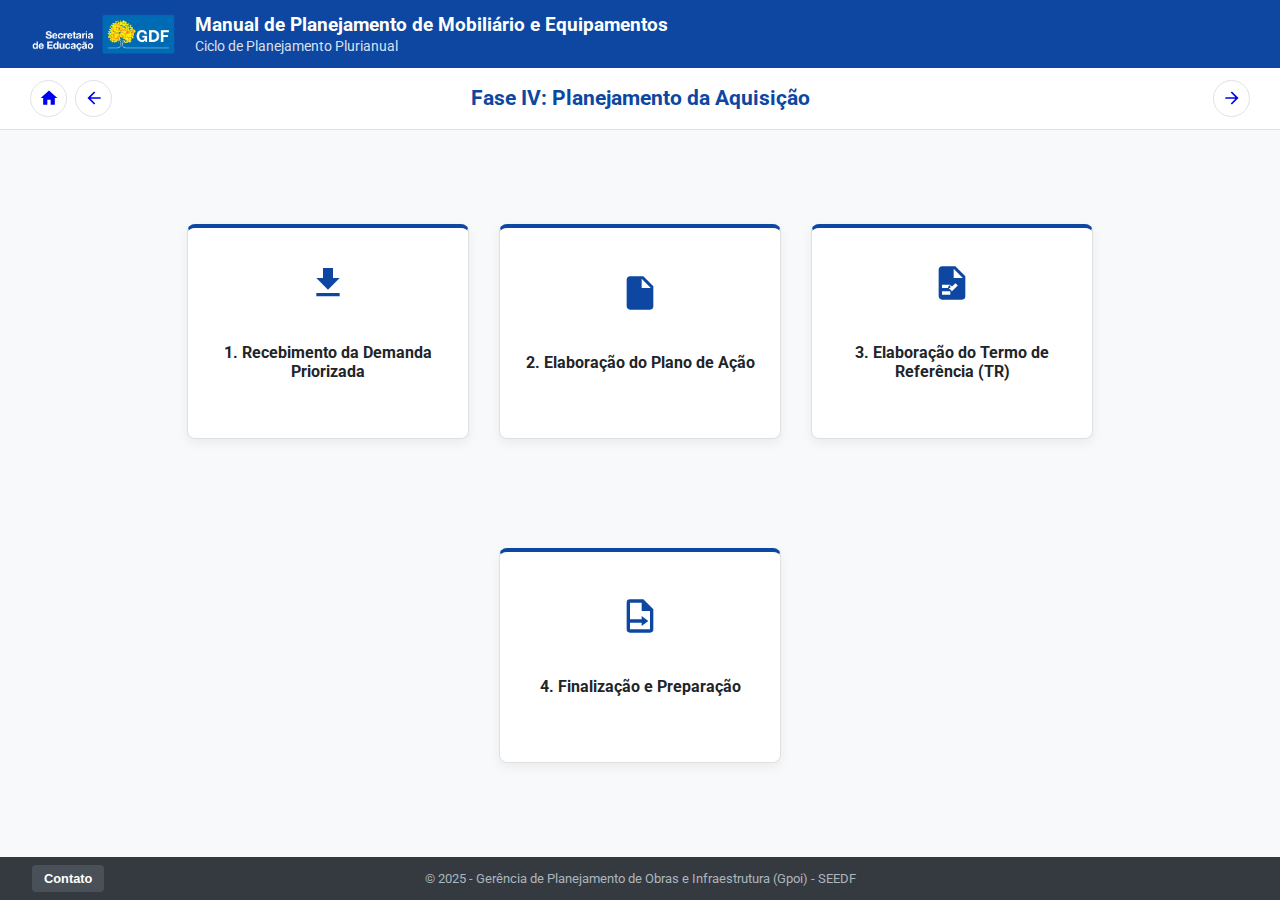
<file: fases/fase5.html>
<!DOCTYPE html>
<html lang="pt-br">
<head>
    <meta charset="UTF-8">
    <meta name="viewport" content="width=device-width, initial-scale=1.0">
    <title>Fase IV: Planejamento da Aquisição - Manual de Planejamento</title>
    <link rel="stylesheet" href="../assets/style.css">
</head>
<body>
    <div class="page-container">
        <header>
            <img src="../logo_seedf.png" alt="Logo da Secretaria de Educação do DF" class="header-logo">
            <div class="header-titles">
                <h1>Manual de Planejamento de Mobiliário e Equipamentos</h1>
                <h2>Ciclo de Planejamento Plurianual</h2>
            </div>
        </header>

        <main>
            <div class="detail-page-body">
                <div class="detail-header">
                    <div class="nav-group left">
                        <a href="../index.html" class="nav-btn" title="Ir para o Início"><svg viewBox="0 0 24 24"><path fill="currentColor" d="M10,20V14H14V20H19V12H22L12,3L2,12H5V20H10Z" /></svg></a>
                        <a href="fase4.html" class="nav-btn" title="Etapa Anterior"><svg viewBox="0 0 24 24"><path fill="currentColor" d="M20,11V13H8L13.5,18.5L12.08,19.92L4.16,12L12.08,4.08L13.5,5.5L8,11H20Z" /></svg></a>
                    </div>
                    <h1 class="detail-title">Fase IV: Planejamento da Aquisição</h1>
                    <div class="nav-group right">
                        <a href="fase6.html" class="nav-btn" title="Próxima Etapa"><svg viewBox="0 0 24 24"><path fill="currentColor" d="M4,11V13H16L10.5,18.5L11.92,19.92L19.84,12L11.92,4.08L10.5,5.5L16,11H4Z" /></svg></a>
                    </div>
                </div>

                <div class="detail-flowchart-container">
                    <div class="process-card" data-title="1. Recebimento da Demanda Priorizada" data-description="<strong>Ator Principal:</strong> Suag/Dipat.<br><br><strong>Insumo:</strong> Recebimento formal da 'Lista Consolidada e Priorizada de Bens Permanentes'.<br><br><strong>Ação:</strong> Suag/Dipat assume a responsabilidade pela próxima etapa do ciclo.">
                        <div class="card-icon"><svg viewBox="0 0 24 24"><path fill="currentColor" d="M5,20H19V18H5M19,9H15V3H9V9H5L12,16L19,9Z" /></svg></div>
                        <h4 class="card-title">1. Recebimento da Demanda Priorizada</h4>
                    </div>
                    
                    <div class="process-card" data-title="2. Elaboração do Plano de Ação para Aquisições" data-description="<strong>Ator Principal:</strong> Suag/Dipat.<br><br><strong>Ação:</strong> Com base na lista priorizada e no orçamento, a Suag elabora seu plano de ação para as compras, incluindo: Análise da Lista, Definição das Modalidades (Licitação ou Adesão a ARP), Segmentação dos Processos.">
                        <div class="card-icon"><svg viewBox="0 0 24 24"><path fill="currentColor" d="M13,9H18.5L13,3.5V9M6,2H14L20,8V20A2,2 0 0,1 18,22H6C4.89,22 4,21.1 4,20V4C4,2.89 4.89,2 6,2M13,19H6V17H13V19M15,15H6V13H15V15M15,11H6V9H15V11Z" /></svg></svg></div>
                        <h4 class="card-title">2. Elaboração do Plano de Ação</h4>
                    </div>
                    
                    <div class="process-card" data-title="3. Elaboração do Termo de Referência (TR)" data-description="<strong>Ator Principal:</strong> Suag/Dipat.<br><br><strong>Ação:</strong> Elaboração do TR, documento que descreve o objeto da licitação. Conteúdo Mínimo Obrigatório: Descrição do Objeto, Justificativa, Especificações Técnicas, Quantitativos, Obrigações da Contratada, Requisitos de Garantia.">
                        <div class="card-icon"><svg viewBox="0 0 24 24"><path fill="currentColor" d="M13,9H18.5L13,3.5V9M6,2H14L20,8V20A2,2 0 0,1 18,22H6C4.89,22 4,21.1 4,20V4C4,2.89 4.89,2 6,2M11,15V13H6V15H11M11,19V17H6V19H11M15.5,13.5L14.08,12.08L12,14.17L10.92,13.08L9.5,14.5L12,17L15.5,13.5Z" /></svg></div>
                        <h4 class="card-title">3. Elaboração do Termo de Referência (TR)</h4>
                    </div>

                    <div class="process-card" data-title="4. Finalização e Preparação para a Licitação" data-description="<strong>Ator Principal:</strong> Suag.<br><br><strong>Ação:</strong> Com os Termos de Referência finalizados, a Suag conclui a fase preparatória.<br><br><strong>Produto Final:</strong> Conjunto de TRs robustos.<br><br><strong>Transição:</strong> Início da 'Fase V: Execução e Monitoramento'.">
                        <div class="card-icon"><svg viewBox="0 0 24 24"><path fill="currentColor" d="M14,2H6A2,2 0 0,0 4,4V20A2,2 0 0,0 6,22H18A2,2 0 0,0 20,20V8L14,2M18,20H6V4H13V9H18V20M13,12V14H6V16H13V18L17,15L13,12Z" /></svg></div>
                        <h4 class="card-title">4. Finalização e Preparação</h4>
                    </div>
                </div>
            </div>
        </main>
        
        <div id="detail-modal" class="modal-overlay">
            <div class="modal-content">
                <h2 id="detail-modal-title">Título da Etapa</h2>
                <p id="detail-modal-description" style="white-space: pre-wrap;"></p>
                <div class="modal-buttons">
                    <button id="detail-modal-close" class="btn btn-secondary">Fechar</button>
                </div>
            </div>
        </div>

        <footer>
            <div class="footer-left">
                <button id="contact-btn" class="btn-contact">Contato</button>
            </div>
            <div class="footer-center">
                <p>&copy; 2025 - Gerência de Planejamento de Obras e Infraestrutura (Gpoi) - SEEDF</p>
            </div>
            <div class="footer-right"></div>
        </footer>
    </div>
    
    <div id="contact-modal" class="modal-overlay">
         <div class="modal-content">
            <h2 id="contact-modal-title">Contato - Gpoi/Suplav</h2>
            <div class="contact-info">
                <div class="contact-item">
                    <svg class="contact-icon" viewBox="0 0 24 24"><path d="M12,2C8.14,2 5,5.14 5,9C5,14.25 12,22 12,22C12,22 19,14.25 19,9C19,5.14 15.86,2 12,2M12,11.5A2.5,2.5 0 0,1 9.5,9A2.5,2.5 0 0,1 12,6.5A2.5,2.5 0 0,1 14.5,9A2.5,2.5 0 0,1 12,11.5Z" /></svg>
                    <span class="contact-text">Shopping ID, SCN, Quadra 06, Conjunto 'A', Edifício Venâncio 3.000, Bloco 'B', 8º Andar. Brasília - DF. CEP 70.297-400.</span>
                </div>
                <div class="contact-item">
                     <svg class="contact-icon" viewBox="0 0 24 24"><path d="M12.04,2C6.58,2 2.13,6.45 2.13,11.91C2.13,13.66 2.59,15.33 3.4,16.81L2.1,21.9L7.29,20.59C8.75,21.36 10.37,21.8 12.04,21.8C17.5,21.8 21.95,17.35 21.95,11.9C21.95,6.45 17.5,2 12.04,2M9.23,7.56C9,7.56 8.79,7.66 8.62,7.94C8.45,8.22 7.91,8.83 7.91,9.9C7.91,10.97 8.63,11.98 8.77,12.16C8.91,12.34 10.4,14.68 12.7,15.6C14.62,16.37 15.2,16.34 15.69,16.3C16.14,16.26 16.9,15.75 17.07,15.17C17.24,14.59 17.24,14.08 17.17,13.98C17.1,13.88 16.93,13.81 16.65,13.67C16.37,13.53 15.09,12.9 14.86,12.81C14.63,12.72 14.46,12.67 14.29,12.94C14.12,13.22 13.64,13.81 13.5,13.98C13.36,14.16 13.22,14.18 12.94,14.04C12.66,13.9 11.79,13.6 10.7,12.66C9.82,11.91 9.3,11.14 9.16,10.87C9.02,10.59 9.15,10.45 9.29,10.31C9.41,10.19 9.56,10 9.73,9.85C9.9,9.7 10.03,9.54 10.17,9.36C10.31,9.18 10.24,9.02 10.17,8.87C10.1,8.73 9.68,7.66 9.5,7.56Z" /></svg>
                    <a href="https://api.whatsapp.com/send/?phone=556133182195&text&type=phone_number&app_absent=0" target="_blank" class="contact-text">3318-2195 (WhatsApp)</a>
                </div>
                <div class="contact-item">
                    <svg class="contact-icon" viewBox="0 0 24 24"><path d="M22,6C22,4.89 21.1,4 20,4H4C2.9,4 2,4.89 2,6V18C2,19.1 2.9,20 4,20H20C21.1,20 22,19.1 22,18V6M20,6L12,11L4,6H20M20,18H4V8L12,13L20,8V18Z" /></svg>
                    <a href="mailto:gpoi.suplav@se.df.gov.br" class="contact-text">gpoi.suplav@se.df.gov.br</a>
                </div>
            </div>
            <div class="modal-buttons">
                <button id="contact-modal-close" class="btn btn-secondary">Fechar</button>
            </div>
         </div>
    </div>

    <script src="../assets/script.js"></script>
</body>
</html>
</file>
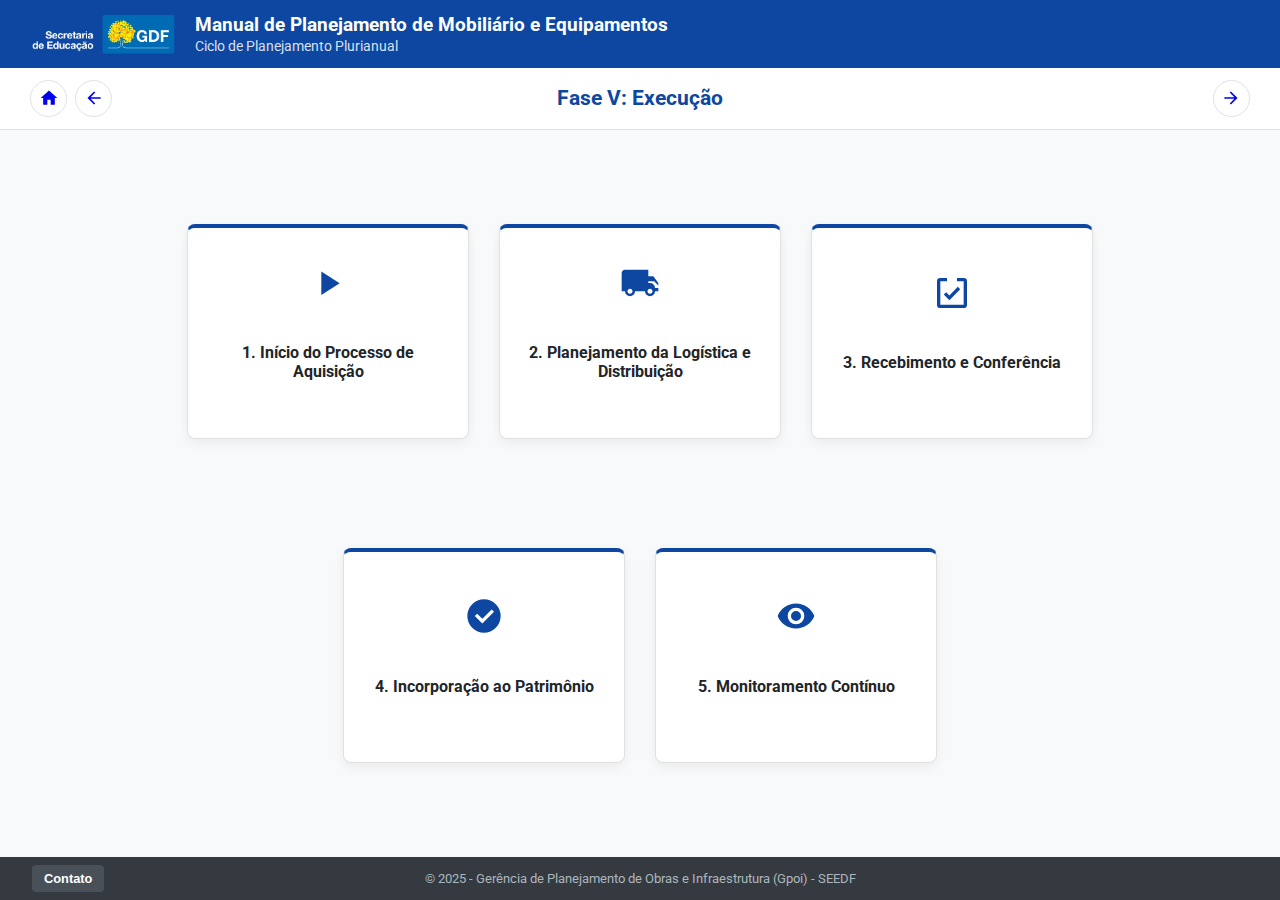
<file: fases/fase6.html>
<!DOCTYPE html>
<html lang="pt-br">
<head>
    <meta charset="UTF-8">
    <meta name="viewport" content="width=device-width, initial-scale=1.0">
    <title>Fase V: Execução - Manual de Planejamento</title>
    <link rel="stylesheet" href="../assets/style.css">
</head>
<body>
    <div class="page-container">
        <header>
            <img src="../logo_seedf.png" alt="Logo da Secretaria de Educação do DF" class="header-logo">
            <div class="header-titles">
                <h1>Manual de Planejamento de Mobiliário e Equipamentos</h1>
                <h2>Ciclo de Planejamento Plurianual</h2>
            </div>
        </header>

        <main>
            <div class="detail-page-body">
                <div class="detail-header">
                    <div class="nav-group left">
                        <a href="../index.html" class="nav-btn" title="Ir para o Início"><svg viewBox="0 0 24 24"><path fill="currentColor" d="M10,20V14H14V20H19V12H22L12,3L2,12H5V20H10Z" /></svg></a>
                        <a href="fase5.html" class="nav-btn" title="Etapa Anterior"><svg viewBox="0 0 24 24"><path fill="currentColor" d="M20,11V13H8L13.5,18.5L12.08,19.92L4.16,12L12.08,4.08L13.5,5.5L8,11H20Z" /></svg></a>
                    </div>
                    <h1 class="detail-title">Fase V: Execução</h1>
                    <div class="nav-group right">
                        <a href="fase7.html" class="nav-btn" title="Próxima Etapa"><svg viewBox="0 0 24 24"><path fill="currentColor" d="M4,11V13H16L10.5,18.5L11.92,19.92L19.84,12L11.92,4.08L10.5,5.5L16,11H4Z" /></svg></a>
                    </div>
                </div>

                <div class="detail-flowchart-container">
                    <div class="process-card" data-title="1. Início do Processo de Aquisição" data-description="<strong>Ator Principal:</strong> Suag.<br><br><strong>Insumo:</strong> TRs finalizados na Fase IV.<br><br><strong>Ação:</strong> Suag efetiva os processos de compra (Processo Licitatório ou Adesão à ARP).<br><br><strong>Resultado:</strong> Contrato assinado com o(s) fornecedor(es).">
                        <div class="card-icon"><svg viewBox="0 0 24 24"><path fill="currentColor" d="M8,5.14V19.14L19,12.14L8,5.14Z" /></svg></div>
                        <h4 class="card-title">1. Início do Processo de Aquisição</h4>
                    </div>
                    
                    <div class="process-card" data-title="2. Planejamento da Logística e Distribuição" data-description="<strong>Ator Principal:</strong> Suag, com fornecedor.<br><br><strong>Ação:</strong> Suag coordena a logística e define o cronograma de entrega dos bens, comunicando aos gestores escolares.<br><br><strong>Condição Especial:</strong> Para novas unidades, entrega sincronizada com obras ou armazenamento temporário.">
                        <div class="card-icon"><svg viewBox="0 0 24 24"><path fill="currentColor" d="M20,8H17V4H3C1.9,4 1,4.9 1,6V17H3A3,3 0 0,0 6,20A3,3 0 0,0 9,17H15A3,3 0 0,0 18,20A3,3 0 0,0 21,17H23V12L20,8M6,18.5C5.17,18.5 4.5,17.83 4.5,17C4.5,16.17 5.17,15.5 6,15.5C6.83,15.5 7.5,16.17 7.5,17C7.5,17.83 6.83,18.5 6,18.5M18,18.5C17.17,18.5 16.5,17.83 16.5,17C16.5,16.17 17.17,15.5 18,15.5C18.83,15.5 19.5,16.17 19.5,17C19.5,17.83 18.83,18.5 18,18.5M17,11H20.5L23,13.5V15H21A3,3 0 0,0 18,12H17V11Z" /></svg></div>
                        <h4 class="card-title">2. Planejamento da Logística e Distribuição</h4>
                    </div>
                    
                    <div class="process-card" data-title="3. Recebimento e Conferência na Unidade Escolar" data-description="<strong>Ator Principal:</strong> Gestor da IEP.<br><br><strong>Ação:</strong> Ato administrativo formal para pagamento ao fornecedor. Gestor acompanha a entrega e realiza 2 conferências: Quantitativa (vs. nota fiscal) e Qualitativa (conformidade com TR e integridade).<br><br><strong>Decisão:</strong> Se Conforme, atesta. Se Não Conforme, recusa, registra e comunica a Suag.">
                        <div class="card-icon"><svg viewBox="0 0 24 24"><path fill="currentColor" d="M19,3H15V5H19V19H5V5H9V3H5A2,2 0 0,0 3,5V19A2,2 0 0,0 5,21H19A2,2 0 0,0 21,19V5A2,2 0 0,0 19,3M10.43,13.43L8.5,11.5L7.07,12.93L10.43,16.29L16.93,9.7L15.5,8.29L10.43,13.43Z" /></svg></div>
                        <h4 class="card-title">3. Recebimento e Conferência</h4>
                    </div>

                    <div class="process-card" data-title="4. Incorporação dos Bens ao Patrimônio" data-description="<strong>Ator Principal:</strong> Gestor da IEP.<br><br><strong>Ação:</strong> Após o recebimento, inicia o processo de incorporação do bem: registro em sistemas, atribuição de número patrimonial (tombamento) e afixação da plaqueta de identificação física.">
                        <div class="card-icon"><svg viewBox="0 0 24 24"><path fill="currentColor" d="M12,2A10,10 0 0,0 2,12A10,10 0 0,0 12,22A10,10 0 0,0 22,12A10,10 0 0,0 12,2M11,16.5L6.5,12L7.91,10.59L11,13.67L16.59,8.09L18,9.5L11,16.5Z" /></svg></div>
                        <h4 class="card-title">4. Incorporação ao Patrimônio</h4>
                    </div>

                    <div class="process-card" data-title="5. Monitoramento Contínuo do Planejamento" data-description="<strong>Ator Principal:</strong> Suplav/Gpoi.<br><br><strong>Ação:</strong> Monitora a eficácia das ações por indicadores Quantitativos (Taxa de Atendimento da Demanda, Aderência ao Cronograma) e Qualitativos (Pesquisas de Satisfação).<br><br><strong>Resultado:</strong> O ciclo se encerra com a entrega e avaliação, gerando aprendizados para o aperfeiçoamento contínuo.">
                        <div class="card-icon"><svg viewBox="0 0 24 24"><path fill="currentColor" d="M12,9A3,3 0 0,0 9,12A3,3 0 0,0 12,15A3,3 0 0,0 15,12A3,3 0 0,0 12,9M12,17A5,5 0 0,1 7,12A5,5 0 0,1 12,7A5,5 0 0,1 17,12A5,5 0 0,1 12,17M12,4.5C7,4.5 2.73,7.61 1,12C2.73,16.39 7,19.5 12,19.5C17,19.5 21.27,16.39 23,12C21.27,7.61 17,4.5 12,4.5Z" /></svg></div>
                        <h4 class="card-title">5. Monitoramento Contínuo</h4>
                    </div>
                </div>
            </div>
        </main>
        
        <div id="detail-modal" class="modal-overlay">
            <div class="modal-content">
                <h2 id="detail-modal-title">Título da Etapa</h2>
                <p id="detail-modal-description" style="white-space: pre-wrap;"></p>
                <div class="modal-buttons">
                    <button id="detail-modal-close" class="btn btn-secondary">Fechar</button>
                </div>
            </div>
        </div>

        <footer>
            <div class="footer-left">
                <button id="contact-btn" class="btn-contact">Contato</button>
            </div>
            <div class="footer-center">
                <p>&copy; 2025 - Gerência de Planejamento de Obras e Infraestrutura (Gpoi) - SEEDF</p>
            </div>
            <div class="footer-right"></div>
        </footer>
    </div>
    
    <div id="contact-modal" class="modal-overlay">
         <div class="modal-content">
            <h2 id="contact-modal-title">Contato - Gpoi/Suplav</h2>
            <div class="contact-info">
                <div class="contact-item">
                    <svg class="contact-icon" viewBox="0 0 24 24"><path d="M12,2C8.14,2 5,5.14 5,9C5,14.25 12,22 12,22C12,22 19,14.25 19,9C19,5.14 15.86,2 12,2M12,11.5A2.5,2.5 0 0,1 9.5,9A2.5,2.5 0 0,1 12,6.5A2.5,2.5 0 0,1 14.5,9A2.5,2.5 0 0,1 12,11.5Z" /></svg>
                    <span class="contact-text">Shopping ID, SCN, Quadra 06, Conjunto 'A', Edifício Venâncio 3.000, Bloco 'B', 8º Andar. Brasília - DF. CEP 70.297-400.</span>
                </div>
                <div class="contact-item">
                     <svg class="contact-icon" viewBox="0 0 24 24"><path d="M12.04,2C6.58,2 2.13,6.45 2.13,11.91C2.13,13.66 2.59,15.33 3.4,16.81L2.1,21.9L7.29,20.59C8.75,21.36 10.37,21.8 12.04,21.8C17.5,21.8 21.95,17.35 21.95,11.9C21.95,6.45 17.5,2 12.04,2M9.23,7.56C9,7.56 8.79,7.66 8.62,7.94C8.45,8.22 7.91,8.83 7.91,9.9C7.91,10.97 8.63,11.98 8.77,12.16C8.91,12.34 10.4,14.68 12.7,15.6C14.62,16.37 15.2,16.34 15.69,16.3C16.14,16.26 16.9,15.75 17.07,15.17C17.24,14.59 17.24,14.08 17.17,13.98C17.1,13.88 16.93,13.81 16.65,13.67C16.37,13.53 15.09,12.9 14.86,12.81C14.63,12.72 14.46,12.67 14.29,12.94C14.12,13.22 13.64,13.81 13.5,13.98C13.36,14.16 13.22,14.18 12.94,14.04C12.66,13.9 11.79,13.6 10.7,12.66C9.82,11.91 9.3,11.14 9.16,10.87C9.02,10.59 9.15,10.45 9.29,10.31C9.41,10.19 9.56,10 9.73,9.85C9.9,9.7 10.03,9.54 10.17,9.36C10.31,9.18 10.24,9.02 10.17,8.87C10.1,8.73 9.68,7.66 9.5,7.56Z" /></svg>
                    <a href="https://api.whatsapp.com/send/?phone=556133182195&text&type=phone_number&app_absent=0" target="_blank" class="contact-text">3318-2195 (WhatsApp)</a>
                </div>
                <div class="contact-item">
                    <svg class="contact-icon" viewBox="0 0 24 24"><path d="M22,6C22,4.89 21.1,4 20,4H4C2.9,4 2,4.89 2,6V18C2,19.1 2.9,20 4,20H20C21.1,20 22,19.1 22,18V6M20,6L12,11L4,6H20M20,18H4V8L12,13L20,8V18Z" /></svg>
                    <a href="mailto:gpoi.suplav@se.df.gov.br" class="contact-text">gpoi.suplav@se.df.gov.br</a>
                </div>
            </div>
            <div class="modal-buttons">
                <button id="contact-modal-close" class="btn btn-secondary">Fechar</button>
            </div>
         </div>
    </div>

    <script src="../assets/script.js"></script>
</body>
</html>
</file>
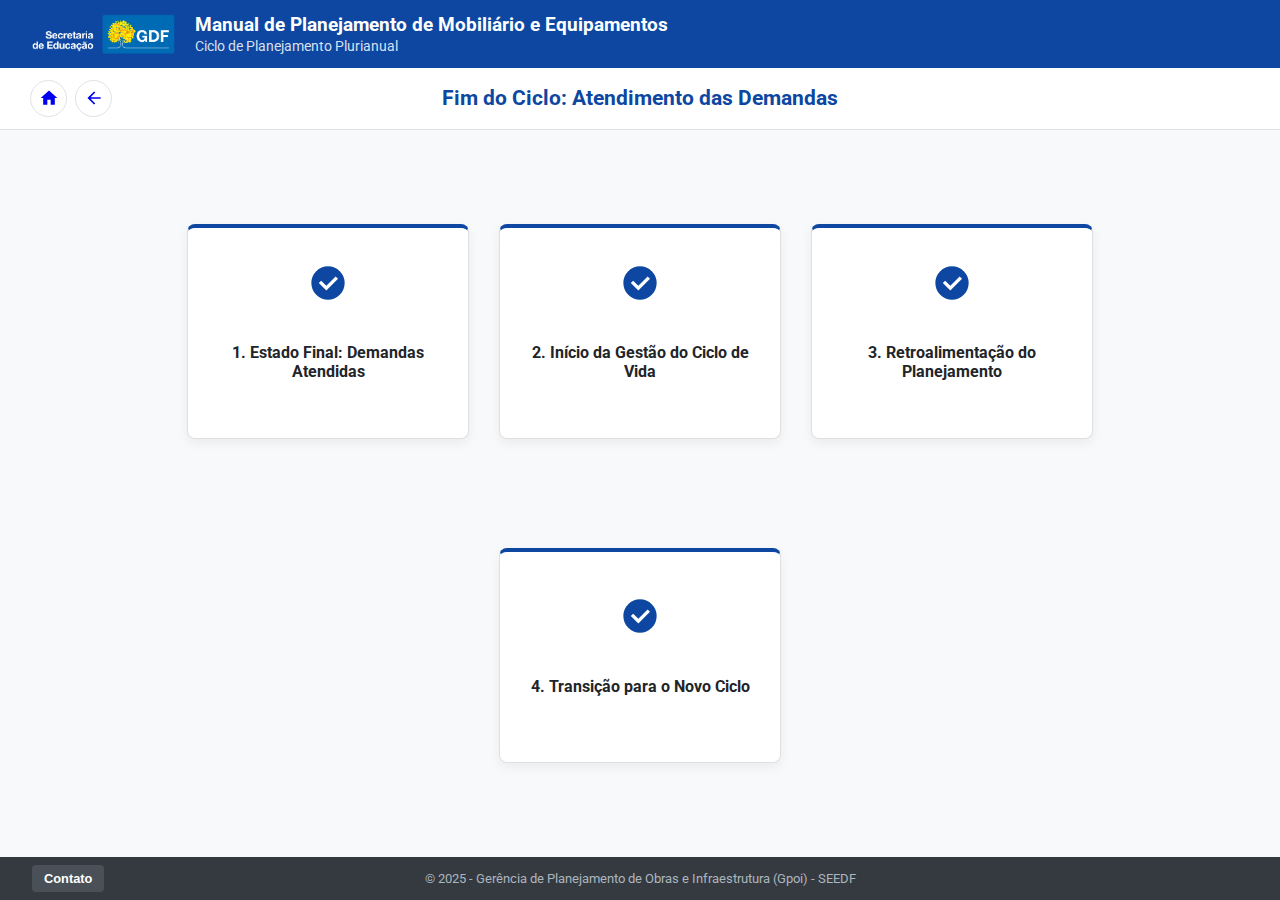
<file: fases/fase7.html>
<!DOCTYPE html>
<html lang="pt-br">
<head>
    <meta charset="UTF-8">
    <meta name="viewport" content="width=device-width, initial-scale=1.0">
    <title>Fim do Ciclo: Atendimento das Demandas - Manual de Planejamento</title>
    <link rel="stylesheet" href="../assets/style.css">
</head>
<body>
    <div class="page-container">
        <header>
            <img src="../logo_seedf.png" alt="Logo da Secretaria de Educação do DF" class="header-logo">
            <div class="header-titles">
                <h1>Manual de Planejamento de Mobiliário e Equipamentos</h1>
                <h2>Ciclo de Planejamento Plurianual</h2>
            </div>
        </header>

        <main>
            <div class="detail-page-body">
                <div class="detail-header">
                    <div class="nav-group left">
                        <a href="../index.html" class="nav-btn" title="Ir para o Início"><svg viewBox="0 0 24 24"><path fill="currentColor" d="M10,20V14H14V20H19V12H22L12,3L2,12H5V20H10Z" /></svg></a>
                        <a href="fase6.html" class="nav-btn" title="Etapa Anterior"><svg viewBox="0 0 24 24"><path fill="currentColor" d="M20,11V13H8L13.5,18.5L12.08,19.92L4.16,12L12.08,4.08L13.5,5.5L8,11H20Z" /></svg></a>
                    </div>
                    <h1 class="detail-title">Fim do Ciclo: Atendimento das Demandas</h1>
                    <div class="nav-group right">
                       
                    </div>
                </div>

                <div class="detail-flowchart-container">
                    <div class="process-card" data-title="1. Estado Final: Demandas Atendidas" data-description="<strong>Ator Principal:</strong> IEPs.<br><br><strong>Descrição:</strong> Unidades escolares recebem mobiliários e equipamentos. Bens são conferidos, atestados e formalmente incorporados ao patrimônio.<br><br><strong>Resultado:</strong> Ambiente físico escolar qualificado, impactando positivamente o ensino-aprendizagem e bem-estar. Entrega fidedigna ao solicitado.">
                        <div class="card-icon"><svg viewBox="0 0 24 24"><path fill="currentColor" d="M12,2A10,10 0 0,0 2,12A10,10 0 0,0 12,22A10,10 0 0,0 22,12A10,10 0 0,0 12,2M11,16.5L6.5,12L7.91,10.59L11,13.67L16.59,8.09L18,9.5L11,16.5Z" /></svg></div>
                        <h4 class="card-title">1. Estado Final: Demandas Atendidas</h4>
                    </div>
                    
                    <div class="process-card" data-title="2. Início da Gestão do Ciclo de Vida do Bem" data-description="<strong>Ator Principal:</strong> Gestores IEPs e Nível Central (Suag/Siae).<br><br><strong>Descrição:</strong> Com bens em uso, inicia-se a etapa de gestão, manutenção e evolução.<br><br><strong>Ações da Unidade Escolar:</strong> Manutenção preventiva, necessidade de manutenção corretiva, processo formal de desfazimento/baixa.<br><br><strong>Ações do Nível Central:</strong> Gerenciar contratos corporativos de manutenção.">
                        <div class="card-icon"><svg viewBox="0 0 24 24"><path fill="currentColor" d="M12,2A10,10 0 0,0 2,12A10,10 0 0,0 12,22A10,10 0 0,0 22,12A10,10 0 0,0 12,2M11,16.5L6.5,12L7.91,10.59L11,13.67L16.59,8.09L18,9.5L11,16.5Z" /></svg></div>
                        <h4 class="card-title">2. Início da Gestão do Ciclo de Vida</h4>
                    </div>
                    
                    <div class="process-card" data-title="3. Retroalimentação do Sistema de Planejamento" data-description="<strong>Ator Principal:</strong> Suplav/Gpoi.<br><br><strong>Descrição:</strong> Dados e percepções da Fase V são analisados para aprimorar o processo.<br><br><strong>Insumos:</strong> Indicadores de desempenho, feedback de IEPs e CREs.<br><br><strong>Ação:</strong> Gpoi analisa e propõe alterações. Modificações estruturais vão para o Cogin.<br><br><strong>Resultado:</strong> Manual revisado e aperfeiçoado para o próximo ciclo.">
                        <div class="card-icon"><svg viewBox="0 0 24 24"><path fill="currentColor" d="M12,2A10,10 0 0,0 2,12A10,10 0 0,0 12,22A10,10 0 0,0 22,12A10,10 0 0,0 12,2M11,16.5L6.5,12L7.91,10.59L11,13.67L16.59,8.09L18,9.5L11,16.5Z" /></svg></div>
                        <h4 class="card-title">3. Retroalimentação do Planejamento</h4>
                    </div>

                    <div class="process-card" data-title="4. Transição para o Novo Ciclo e Visão de Futuro" data-description="<strong>Ator Principal:</strong> SEEDF.<br><br><strong>Descrição:</strong> O fim de um ciclo é a base para o início do seguinte. Inventário atualizado e aprendizados informam o novo diagnóstico.<br><br><strong>Evolução:</strong> Transição para planejamento dinâmico e contínuo com Módulo de Gestão Integrada (Mogin).<br><br><strong>O Futuro com o Mogin:</strong> Integrará necessidades, inventário e cronograma de obras em tempo real.">
                        <div class="card-icon"><svg viewBox="0 0 24 24"><path fill="currentColor" d="M12,2A10,10 0 0,0 2,12A10,10 0 0,0 12,22A10,10 0 0,0 22,12A10,10 0 0,0 12,2M11,16.5L6.5,12L7.91,10.59L11,13.67L16.59,8.09L18,9.5L11,16.5Z" /></svg></div>
                        <h4 class="card-title">4. Transição para o Novo Ciclo</h4>
                    </div>
                </div>
            </div>
        </main>
        
        <div id="detail-modal" class="modal-overlay">
            <div class="modal-content">
                <h2 id="detail-modal-title">Título da Etapa</h2>
                <p id="detail-modal-description" style="white-space: pre-wrap;"></p>
                <div class="modal-buttons">
                    <button id="detail-modal-close" class="btn btn-secondary">Fechar</button>
                </div>
            </div>
        </div>

        <footer>
            <div class="footer-left">
                <button id="contact-btn" class="btn-contact">Contato</button>
            </div>
            <div class="footer-center">
                <p>&copy; 2025 - Gerência de Planejamento de Obras e Infraestrutura (Gpoi) - SEEDF</p>
            </div>
            <div class="footer-right"></div>
        </footer>
    </div>
    
    <div id="contact-modal" class="modal-overlay">
         <div class="modal-content">
            <h2 id="contact-modal-title">Contato - Gpoi/Suplav</h2>
            <div class="contact-info">
                <div class="contact-item">
                    <svg class="contact-icon" viewBox="0 0 24 24"><path d="M12,2C8.14,2 5,5.14 5,9C5,14.25 12,22 12,22C12,22 19,14.25 19,9C19,5.14 15.86,2 12,2M12,11.5A2.5,2.5 0 0,1 9.5,9A2.5,2.5 0 0,1 12,6.5A2.5,2.5 0 0,1 14.5,9A2.5,2.5 0 0,1 12,11.5Z" /></svg>
                    <span class="contact-text">Shopping ID, SCN, Quadra 06, Conjunto 'A', Edifício Venâncio 3.000, Bloco 'B', 8º Andar. Brasília - DF. CEP 70.297-400.</span>
                </div>
                <div class="contact-item">
                     <svg class="contact-icon" viewBox="0 0 24 24"><path d="M12.04,2C6.58,2 2.13,6.45 2.13,11.91C2.13,13.66 2.59,15.33 3.4,16.81L2.1,21.9L7.29,20.59C8.75,21.36 10.37,21.8 12.04,21.8C17.5,21.8 21.95,17.35 21.95,11.9C21.95,6.45 17.5,2 12.04,2M9.23,7.56C9,7.56 8.79,7.66 8.62,7.94C8.45,8.22 7.91,8.83 7.91,9.9C7.91,10.97 8.63,11.98 8.77,12.16C8.91,12.34 10.4,14.68 12.7,15.6C14.62,16.37 15.2,16.34 15.69,16.3C16.14,16.26 16.9,15.75 17.07,15.17C17.24,14.59 17.24,14.08 17.17,13.98C17.1,13.88 16.93,13.81 16.65,13.67C16.37,13.53 15.09,12.9 14.86,12.81C14.63,12.72 14.46,12.67 14.29,12.94C14.12,13.22 13.64,13.81 13.5,13.98C13.36,14.16 13.22,14.18 12.94,14.04C12.66,13.9 11.79,13.6 10.7,12.66C9.82,11.91 9.3,11.14 9.16,10.87C9.02,10.59 9.15,10.45 9.29,10.31C9.41,10.19 9.56,10 9.73,9.85C9.9,9.7 10.03,9.54 10.17,9.36C10.31,9.18 10.24,9.02 10.17,8.87C10.1,8.73 9.68,7.66 9.5,7.56Z" /></svg>
                    <a href="https://api.whatsapp.com/send/?phone=556133182195&text&type=phone_number&app_absent=0" target="_blank" class="contact-text">3318-2195 (WhatsApp)</a>
                </div>
                <div class="contact-item">
                    <svg class="contact-icon" viewBox="0 0 24 24"><path d="M22,6C22,4.89 21.1,4 20,4H4C2.9,4 2,4.89 2,6V18C2,19.1 2.9,20 4,20H20C21.1,20 22,19.1 22,18V6M20,6L12,11L4,6H20M20,18H4V8L12,13L20,8V18Z" /></svg>
                    <a href="mailto:gpoi.suplav@se.df.gov.br" class="contact-text">gpoi.suplav@se.df.gov.br</a>
                </div>
            </div>
            <div class="modal-buttons">
                <button id="contact-modal-close" class="btn btn-secondary">Fechar</button>
            </div>
         </div>
    </div>

    <script src="../assets/script.js"></script>
</body>
</html>
</file>
<file: assets/style.css>
/* --- GERAL E FONTES --- */
@import url('https://fonts.googleapis.com/css2?family=Roboto:wght@400;700&display=swap');

:root {
    --color-primary: #0d47a1;
    --color-secondary: #1976d2;
    --color-background: #eef2f5;
    --color-page-bg: #ffffff;
    --color-text: #212529;
    --color-text-light: #adb5bd;
    --color-shadow: rgba(0, 0, 0, 0.08);
    --border-radius-main: 10px;
}

html, body {
    height: 100%;
    margin: 0;
}

body {
    font-family: 'Roboto', Arial, sans-serif;
    background-color: var(--color-background);
    color: var(--color-text);
    box-sizing: border-box;
}

/* --- ESTRUTURA DA PÁGINA --- */
.page-container {
    background-color: var(--color-page-bg);
    width: 100%;
    height: 100vh;
    overflow: hidden; 
    display: flex;
    flex-direction: column;
}

/* --- CABEÇALHO --- */
header {
    display: flex;
    align-items: center;
    gap: 20px;
    padding: 0.8rem 2rem;
    background-color: var(--color-primary);
    color: #ffffff;
    flex-shrink: 0;
    z-index: 20;
}

.header-logo { max-height: 40px; width: auto; }
.header-titles h1 { margin: 0; font-size: 1.2rem; font-weight: 700; color: #ffffff; }
.header-titles h2 { margin: 2px 0 0 0; font-size: 0.9rem; font-weight: 400; color: rgba(255, 255, 255, 0.85); }

/* --- RODAPÉ --- */
footer {
    padding: 0.5rem 2rem;
    background-color: #343a40;
    font-size: 0.8rem;
    flex-shrink: 0;
    display: flex;
    align-items: center;
    justify-content: space-between;
    z-index: 20; /* Garante que o rodapé fique acima de outros conteúdos se houver sobreposição */
}
.footer-left, .footer-right { flex: 0 1 150px; }
.footer-center { flex-grow: 1; text-align: center; color: var(--color-text-light); white-space: nowrap; }
.footer-center p { margin: 0; }
.footer-left { text-align: left; }
.btn-contact { background-color: #495057; color: #fff; border: none; padding: 6px 12px; border-radius: 4px; cursor: pointer; font-weight: bold; transition: all 0.2s ease; font-size: 0.8rem; }
.btn-contact:hover { background-color: #6c757d; }

/* --- ÁREA DE CONTEÚDO PRINCIPAL (COM ROLAGEM) --- */
main {
    flex-grow: 1; /* Faz esta área crescer e ocupar o espaço entre o header e o footer */
    overflow-y: auto; /* Apenas esta área terá rolagem vertical */
    display: flex; /* Adicionado para centralizar seu conteúdo interno */
    flex-direction: column; /* Adicionado para centralizar seu conteúdo interno */
}

/* --- CONTAINER DA LINHA DO TEMPO (PÁGINA PRINCIPAL) --- */
.timeline-container {
    position: relative;
    padding: 30px 0;
    width: 90%;
    max-width: 800px;
    margin: 0 auto;
}
/* ... (demais regras da timeline continuam iguais) ... */
.timeline-container::before { content: ''; position: absolute; top: 0; left: 50%; transform: translateX(-50%); width: 3px; height: 100%; background-color: #e9ecef; border-radius: 1.5px; }
.timeline-item { padding: 8px 30px; position: relative; width: 50%; box-sizing: border-box; }
.timeline-item:nth-child(even) { left: 50%; }
.timeline-icon { position: absolute; top: 50%; transform: translateY(-50%); width: 40px; height: 40px; border-radius: 50%; background-color: var(--color-primary); border: 2px solid var(--color-page-bg); z-index: 10; display: flex; align-items: center; justify-content: center; }
.timeline-item:nth-child(odd) .timeline-icon { right: -20px; }
.timeline-item:nth-child(even) .timeline-icon { left: -20px; }
.timeline-icon svg { width: 20px; height: 20px; fill: #fff; }
.timeline-content { padding: 15px; background-color: #fff; border: 1px solid #dee2e6; border-radius: 6px; box-shadow: 0 3px 10px rgba(0,0,0,0.06); position: relative; cursor: pointer; transition: all 0.3s ease; }
.timeline-content:hover { transform: translateY(-4px); box-shadow: 0 6px 12px rgba(0,0,0,0.08); }
.timeline-content h3 { margin-top: 0; font-size: 1.1rem; color: var(--color-primary); }
.timeline-content p { margin-bottom: 0; font-size: 0.85rem; color: #6c757d; }
.timeline-content::before { content: ''; position: absolute; top: 50%; transform: translateY(-50%); width: 0; height: 0; border-style: solid; }
.timeline-item:nth-child(odd) { text-align: right; }
.timeline-item:nth-child(odd) .timeline-content::before { right: -8px; border-width: 8px 0 8px 8px; border-color: transparent transparent transparent #dee2e6; }
.timeline-item:nth-child(even) .timeline-content::before { left: -8px; border-width: 8px 8px 8px 0; border-color: transparent #dee2e6 transparent transparent; }


/* --- ESTILOS PARA PÁGINAS DE DETALHE --- */
.detail-page-body {
    display: flex;
    flex-direction: column;
    background-color: #f8f9fa;
    width: 100%; /* Garante que o corpo ocupe toda a largura da área de rolagem */
    flex-grow: 1; /* Faz o corpo crescer para preencher o 'main' verticalmente */
}
.detail-header {
    padding: 12px 30px;
    border-bottom: 1px solid #dee2e6;
    background-color: #fff;
    display: flex;
    justify-content: space-between;
    align-items: center;
    flex-shrink: 0;
    position: sticky;
    top: 0; 
    z-index: 19;
}
.detail-title { color: var(--color-primary); margin: 0; font-size: 1.3rem; text-align: center; flex-grow: 1; }
.nav-group { display: flex; align-items: center; gap: 8px; flex: 1; }
.nav-group.right { justify-content: flex-end; }
.nav-group.left { justify-content: flex-start; }
.nav-btn { display: inline-flex; align-items: center; justify-content: center; text-decoration: none; width: 35px; height: 35px; border-radius: 50%; border: 1px solid #dee2e6; background-color: #fff; transition: all 0.2s ease; }
.nav-btn:hover { background-color: #e9ecef; border-color: #ced4da; }
.nav-btn svg { width: 20px; height: 20px; fill: var(--color-primary); }

.detail-flowchart-container {
    flex-grow: 1; /* Faz o container dos cards crescer */
    display: flex;
    flex-wrap: wrap; 
    align-items: center; /* Alinha verticalmente */
    justify-content: center; /* Alinha horizontalmente */
    row-gap: 0px;    /* Define o espaço VERTICAL (reduzido pela metade) */
    column-gap: 30px; /* Mantém o espaço HORIZONTAL original */
    padding: 40px;
}
.process-card {
    background-color: #fff;
    border: 1px solid #e0e0e0;
    border-top: 4px solid var(--color-primary);
    border-radius: 8px;
    padding: 25px 20px;
    text-align: center;
    width: 240px; 
    min-height: 160px;
    display: flex;
    flex-direction: column;
    align-items: center;
    justify-content: center;
    box-shadow: 0 4px 12px rgba(0,0,0,0.06);
    cursor: pointer;
    transition: all 0.2s ease-in-out;
}
.process-card:hover { transform: translateY(-8px); box-shadow: 0 10px 20px rgba(0,0,0,0.1); }
.card-icon { color: var(--color-primary); margin-bottom: 15px; }
.card-icon svg { width: 40px; height: 40px; }
.card-title { font-size: 1rem; font-weight: bold; color: var(--color-text); }

/* --- REFINAMENTO COMPLETO DA FASE DE ANÁLISE TÉCNICA --- */
.process-group-wrapper { display: flex; flex-direction: column; align-items: center; gap: 0; }
.process-group-wrapper:has(.sub-step-group.visible) { width: 100%; max-width: 900px; }
#validation-toggle.process-card { position: relative; z-index: 2; width: 240px; }
.sub-step-group { display: none; border: 1px solid #e0e6ed; background-color: #f8f9fa; margin-top: -10px; padding: 25px 20px 20px 20px; width: 100%; position: relative; z-index: 1; border-bottom-left-radius: 8px; border-bottom-right-radius: 8px; }
.sub-step-group.visible { display: block; }
.sub-step-group h5 { color: var(--color-primary); font-weight: bold; text-align: center; margin-top: 0; margin-bottom: 20px; font-size: 1.1rem; }
.sub-step-container { display: flex; flex-wrap: wrap; justify-content: center; align-items: stretch; gap: 20px; }
.sub-step-card { border-top-color: #E5B80B !important; box-shadow: 0 2px 8px rgba(0,0,0,0.05); flex: 1; min-width: 220px; }
.sub-step-card .card-icon { color: #E5B80B; }

/* --- MODAIS --- */
.modal-overlay { position: fixed; top: 0; left: 0; width: 100%; height: 100%; background: rgba(0, 0, 0, 0.6); display: flex; align-items: center; justify-content: center; z-index: 1000; opacity: 0; visibility: hidden; transition: opacity 0.3s ease, visibility 0.3s ease; }
.modal-overlay.visible { opacity: 1; visibility: visible; }
.modal-content { background: var(--color-page-bg); padding: 25px; border-radius: var(--border-radius-main); box-shadow: 0 5px 15px rgba(0,0,0,0.3); max-width: 550px; width: 90%; transform: translateY(-50px); transition: transform 0.3s ease; }
.modal-overlay.visible .modal-content { transform: translateY(0); }
#modal-title, #contact-modal-title, #detail-modal-title { color: var(--color-primary); margin-top: 0; border-bottom: 1.5px solid var(--color-background); padding-bottom: 8px; margin-bottom: 15px; font-size: 1.1rem; }
#modal-description, #detail-modal-description { line-height: 1.5; font-size: 0.9rem; }
.modal-buttons { margin-top: 20px; display: flex; justify-content: center; gap: 8px; }
.btn { border: none; padding: 8px 16px; border-radius: 4px; cursor: pointer; font-weight: bold; transition: all 0.2s ease; font-size: 0.9rem; }
.btn-primary { background-color: var(--color-primary); color: #fff; }
.btn-primary:hover { background-color: var(--color-secondary); }
.btn-secondary { background-color: #e9ecef; color: #495057; }
.btn-secondary:hover { background-color: #ced4da; }
.contact-item { display: flex; align-items: center; gap: 10px; margin-bottom: 12px; font-size: 0.9rem; }
.contact-item a { color: var(--color-secondary); text-decoration: none; font-weight: bold; }
.contact-item a:hover { text-decoration: underline; }
.contact-icon { flex-shrink: 0; width: 20px; height: 20px; fill: var(--color-primary); }

/* --- Layout de Rolagem e Estilo da Barra de Rolagem --- */
::-webkit-scrollbar { width: 8px; }
::-webkit-scrollbar-track { background: transparent; }
::-webkit-scrollbar-thumb { background-color: rgba(0, 0, 0, 0.2); border-radius: 10px; border: 2px solid transparent; background-clip: content-box; }
::-webkit-scrollbar-thumb:hover { background-color: rgba(0, 0, 0, 0.5); }
main { scrollbar-width: thin; scrollbar-color: rgba(0, 0, 0, 0.2) transparent; }
</file>
